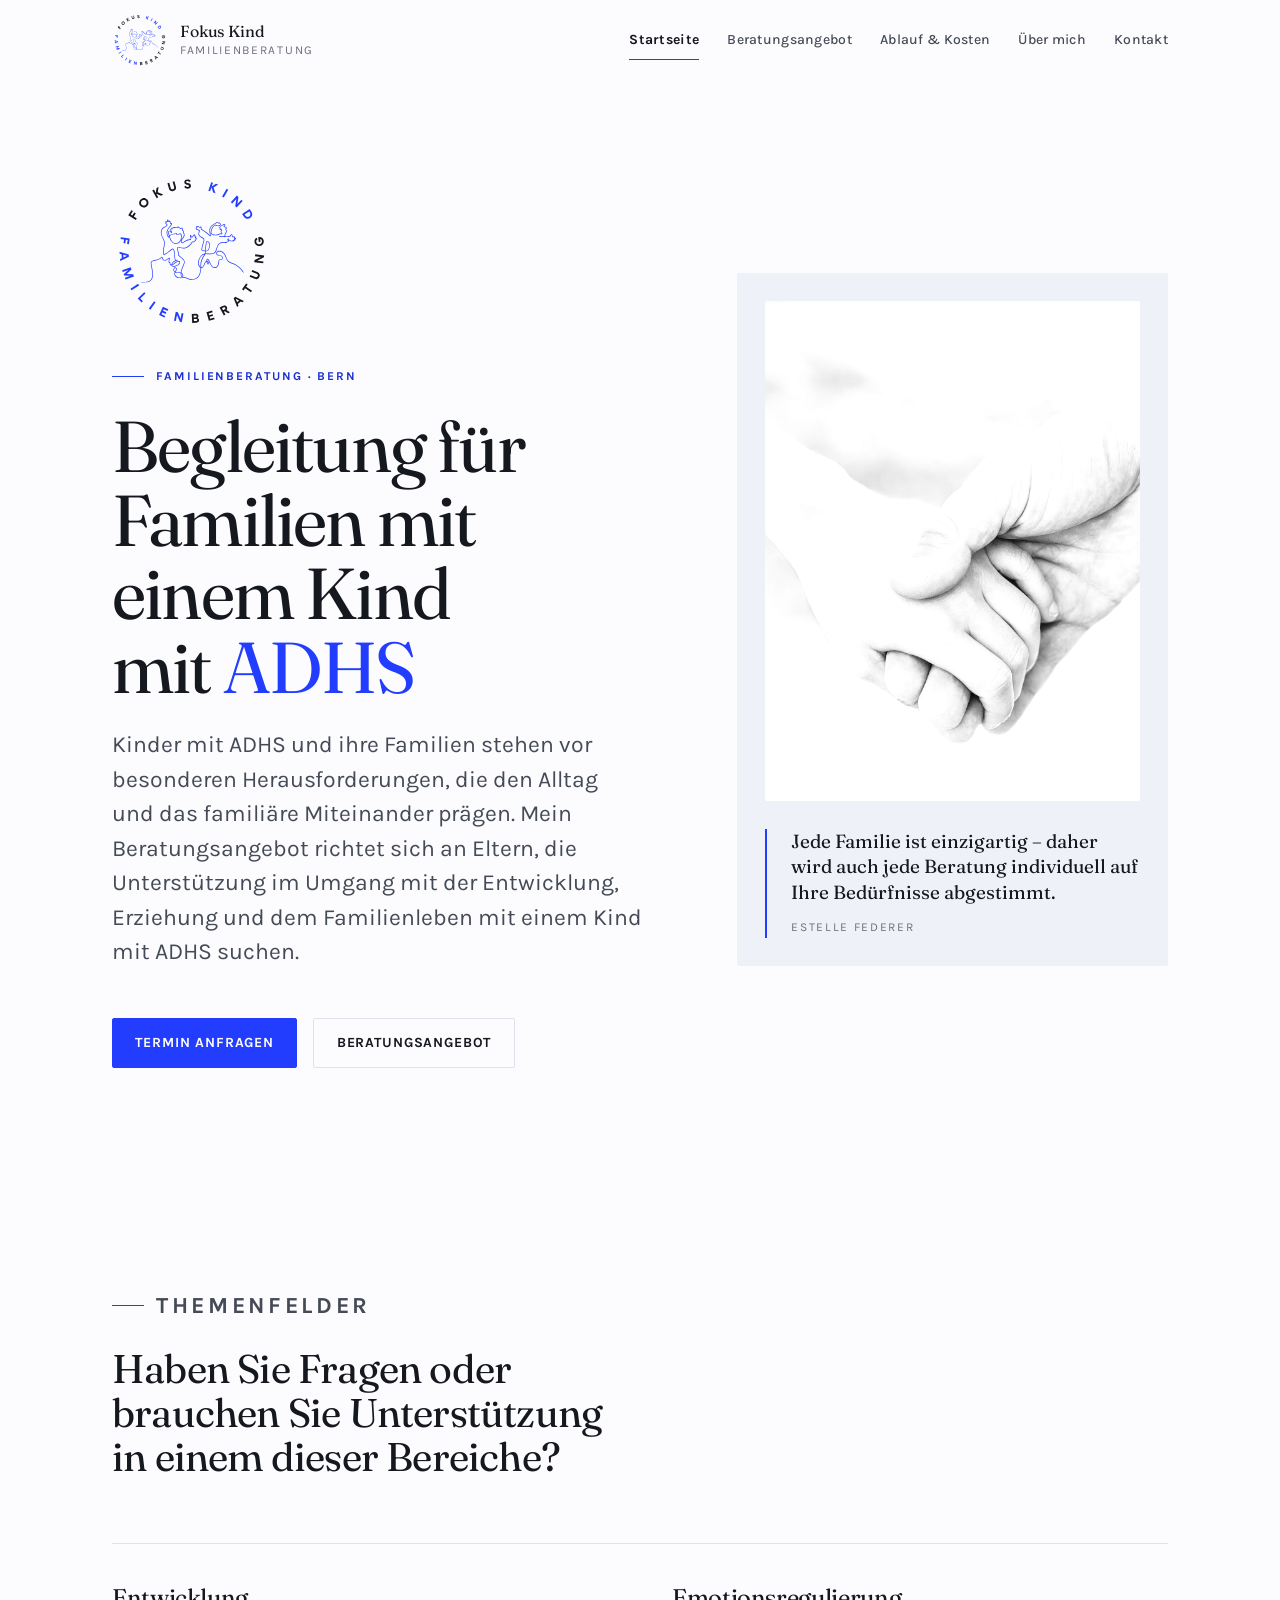
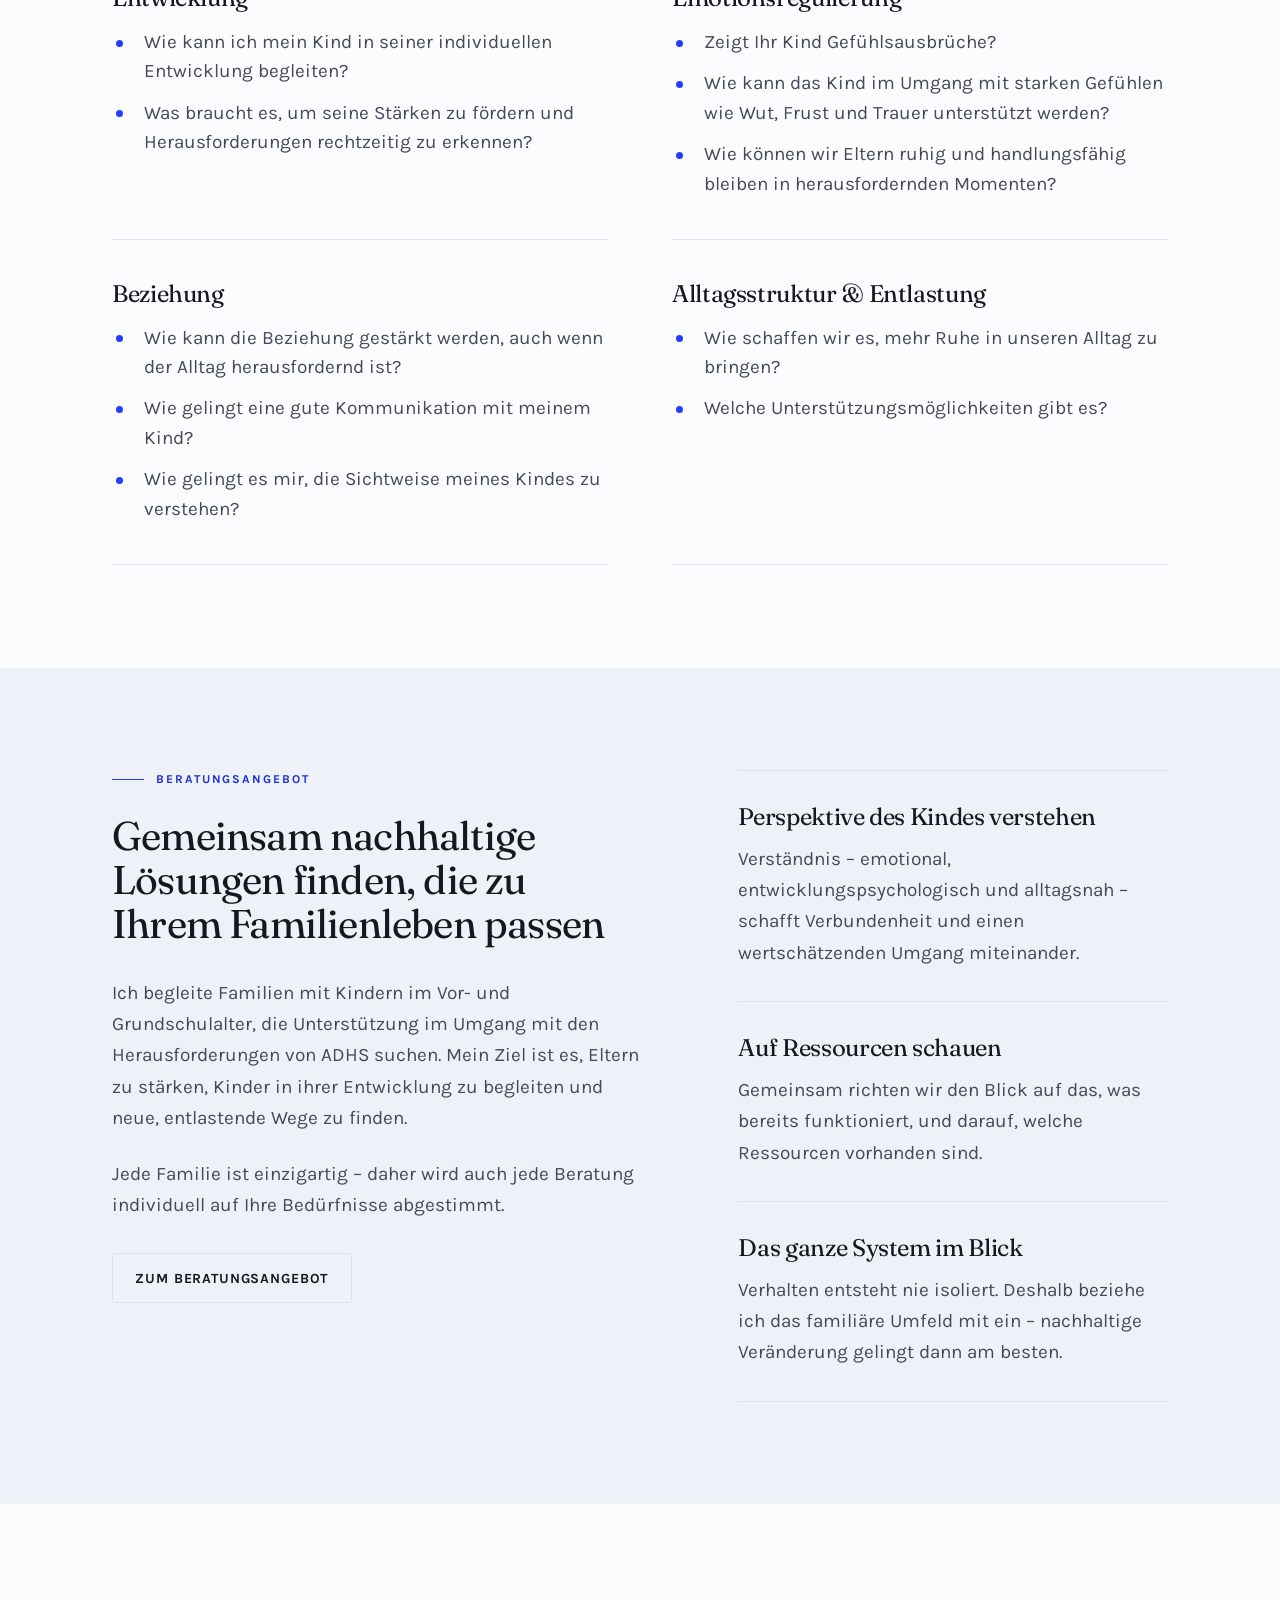
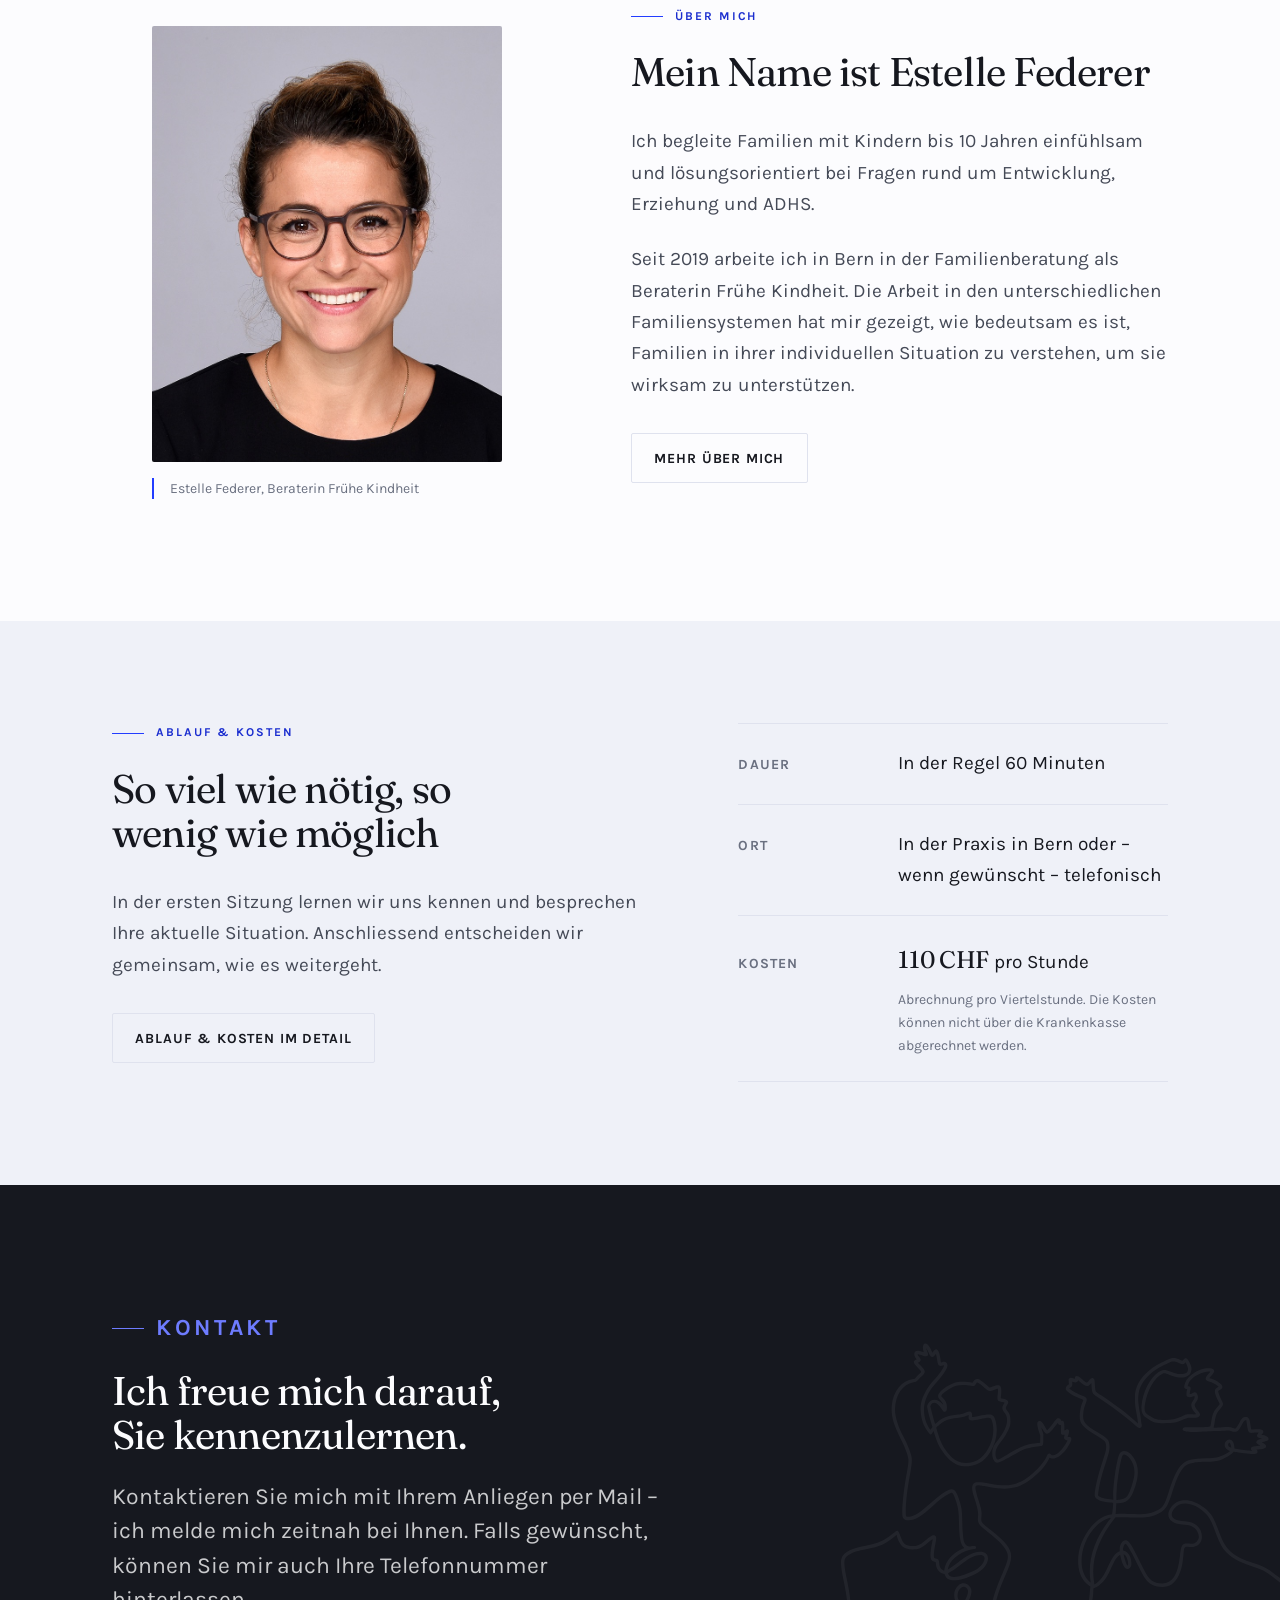
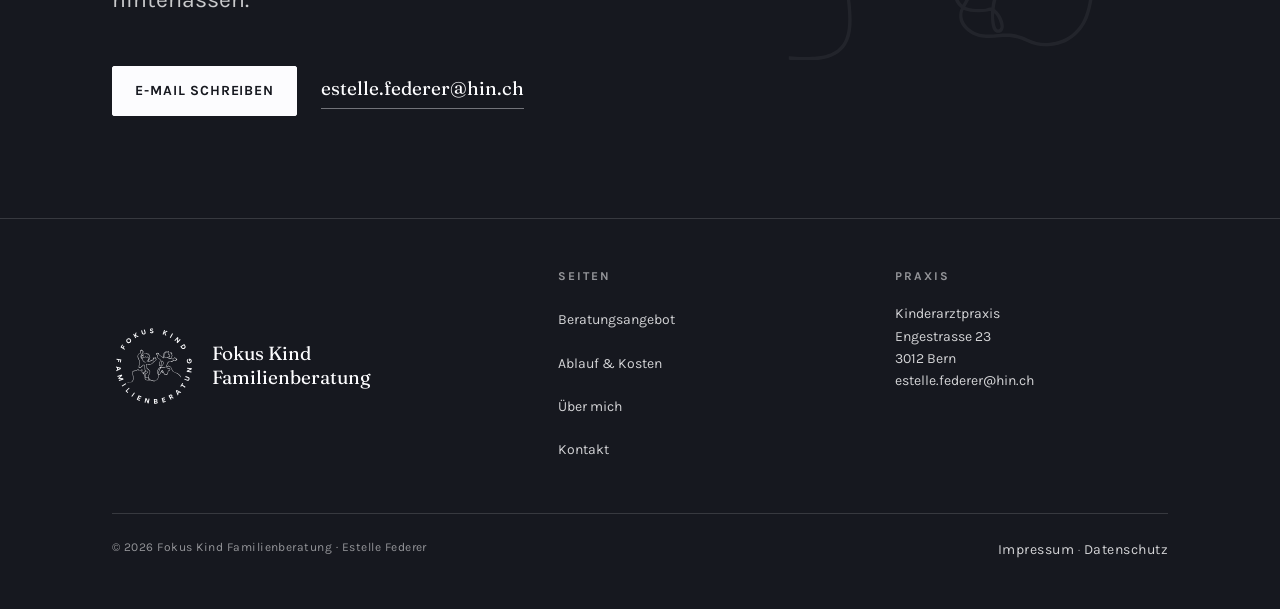
<file: index.html>
<!DOCTYPE html>
<html lang="de-CH">
<head>
<meta charset="utf-8">
<meta name="viewport" content="width=device-width, initial-scale=1">
<title>Fokus Kind Familienberatung — Beratung bei ADHS, Bern</title>
<meta name="description" content="Familienberatung in Bern für Eltern von Kindern mit ADHS. Estelle Federer begleitet Familien mit Kindern bis 10 Jahren einfühlsam und lösungsorientiert.">
<link rel="canonical" href="https://fokuskind-familienberatung.ch/">
<meta name="theme-color" content="#16181f">
<link rel="icon" href="assets/img/favicon.svg" type="image/svg+xml">
<link rel="apple-touch-icon" href="assets/img/apple-touch-icon.png">
<meta property="og:type" content="website">
<meta property="og:locale" content="de_CH">
<meta property="og:site_name" content="Fokus Kind Familienberatung">
<meta property="og:title" content="Fokus Kind Familienberatung — Beratung bei ADHS, Bern">
<meta property="og:description" content="Familienberatung in Bern für Eltern von Kindern mit ADHS. Einfühlsam, lösungsorientiert, mit Blick auf das ganze System Familie.">
<meta property="og:url" content="https://fokuskind-familienberatung.ch/">
<meta property="og:image" content="https://fokuskind-familienberatung.ch/assets/img/og-bild.png">
<meta name="twitter:card" content="summary_large_image">
<link rel="preload" href="assets/fonts/fraunces-normal-latin.woff2" as="font" type="font/woff2" crossorigin>
<link rel="preload" href="assets/fonts/karla-normal-latin.woff2" as="font" type="font/woff2" crossorigin>
<link rel="stylesheet" href="assets/css/styles.css">
<script src="assets/js/site.js" defer></script>
<script type="application/ld+json">
{
  "@context": "https://schema.org",
  "@type": "ProfessionalService",
  "name": "Fokus Kind Familienberatung",
  "description": "Familienberatung für Eltern von Kindern mit ADHS in Bern.",
  "url": "https://fokuskind-familienberatung.ch/",
  "email": "estelle.federer@hin.ch",
  "areaServed": "Kanton Bern",
  "priceRange": "CHF 110 / Stunde",
  "founder": {
    "@type": "Person",
    "name": "Estelle Federer",
    "jobTitle": "Beraterin Frühe Kindheit"
  },
  "address": {
    "@type": "PostalAddress",
    "streetAddress": "Engestrasse 23",
    "postalCode": "3012",
    "addressLocality": "Bern",
    "addressCountry": "CH"
  }
}
</script>
</head>
<body>
<a class="skip-link" href="#inhalt">Zum Inhalt springen</a>

<header class="masthead">
  <div class="wrap masthead__inner">
    <a class="brand" href="index.html">
      <img class="brand__logo" src="assets/img/logo.svg" alt="" width="60" height="60">
      <span class="brand__name">Fokus Kind<span>Familienberatung</span></span>
    </a>
    <button class="nav__toggle" type="button" aria-expanded="false" aria-controls="hauptnavigation">
      <svg viewBox="0 0 16 16" aria-hidden="true" fill="none" stroke="currentColor" stroke-width="1.5">
        <path d="M1 3h14M1 8h14M1 13h14"/>
      </svg>
      <span class="nav__toggle-text">Menü</span>
    </button>
    <nav class="nav" id="hauptnavigation" aria-label="Hauptnavigation">
      <ul>
        <li><a href="index.html" aria-current="page">Startseite</a></li>
        <li><a href="beratungsangebot.html">Beratungsangebot</a></li>
        <li><a href="ablauf-und-kosten.html">Ablauf &amp; Kosten</a></li>
        <li><a href="ueber-mich.html">Über mich</a></li>
        <li><a href="kontakt.html">Kontakt</a></li>
      </ul>
    </nav>
  </div>
</header>

<main id="inhalt">

  <section class="hero">
    <div class="wrap hero__grid">
      <div>
        <img class="hero__logo" src="assets/img/logo.svg" alt="Fokus Kind Familienberatung" width="200" height="200">
        <p class="eyebrow">Familienberatung · Bern</p>
        <h1>Begleitung für Familien mit einem Kind mit <em>ADHS</em></h1>
        <p class="hero__lead">Kinder mit ADHS und ihre Familien stehen vor besonderen Herausforderungen, die den Alltag und das familiäre Miteinander prägen. Mein Beratungsangebot richtet sich an Eltern, die Unterstützung im Umgang mit der Entwicklung, Erziehung und dem Familienleben mit einem Kind mit ADHS suchen.</p>
        <div class="hero__actions">
          <a class="btn" href="kontakt.html">Termin anfragen</a>
          <a class="btn btn--ghost" href="beratungsangebot.html">Beratungsangebot</a>
        </div>
      </div>
      <figure class="hero__figure">
        <img src="assets/img/haende.jpg" alt="Die Hand eines Kindes liegt in der Hand eines Erwachsenen." width="1200" height="1920" fetchpriority="high">
        <figcaption class="hero__caption">
          <p>Jede Familie ist einzigartig – daher wird auch jede Beratung individuell auf Ihre Bedürfnisse abgestimmt.</p>
          <cite>Estelle Federer</cite>
        </figcaption>
      </figure>
    </div>
  </section>

  <section class="section">
    <div class="wrap">
      <div class="section__head">
        <p class="eyebrow">Themenfelder</p>
        <h2>Haben Sie Fragen oder brauchen Sie Unterstützung in einem dieser Bereiche?</h2>
      </div>
      <ul class="themen">
        <li class="thema">
          <h3>Entwicklung</h3>
          <ul>
            <li>Wie kann ich mein Kind in seiner individuellen Entwicklung begleiten?</li>
            <li>Was braucht es, um seine Stärken zu fördern und Herausforderungen rechtzeitig zu erkennen?</li>
          </ul>
        </li>
        <li class="thema">
          <h3>Emotionsregulierung</h3>
          <ul>
            <li>Zeigt Ihr Kind Gefühlsausbrüche?</li>
            <li>Wie kann das Kind im Umgang mit starken Gefühlen wie Wut, Frust und Trauer unterstützt werden?</li>
            <li>Wie können wir Eltern ruhig und handlungsfähig bleiben in herausfordernden Momenten?</li>
          </ul>
        </li>
        <li class="thema">
          <h3>Beziehung</h3>
          <ul>
            <li>Wie kann die Beziehung gestärkt werden, auch wenn der Alltag herausfordernd ist?</li>
            <li>Wie gelingt eine gute Kommunikation mit meinem Kind?</li>
            <li>Wie gelingt es mir, die Sichtweise meines Kindes zu verstehen?</li>
          </ul>
        </li>
        <li class="thema">
          <h3>Alltagsstruktur &amp; Entlastung</h3>
          <ul>
            <li>Wie schaffen wir es, mehr Ruhe in unseren Alltag zu bringen?</li>
            <li>Welche Unterstützungsmöglichkeiten gibt es?</li>
          </ul>
        </li>
      </ul>
    </div>
  </section>

  <section class="section section--band">
    <div class="wrap split split--wide-first">
      <div>
        <p class="eyebrow">Beratungsangebot</p>
        <h2 class="section__title">Gemeinsam nachhaltige Lösungen finden, die zu Ihrem Familienleben passen</h2>
        <div class="prose mt-6">
          <p>Ich begleite Familien mit Kindern im Vor- und Grundschulalter, die Unterstützung im Umgang mit den Herausforderungen von ADHS suchen. Mein Ziel ist es, Eltern zu stärken, Kinder in ihrer Entwicklung zu begleiten und neue, entlastende Wege zu finden.</p>
          <p>Jede Familie ist einzigartig – daher wird auch jede Beratung individuell auf Ihre Bedürfnisse abgestimmt.</p>
        </div>
        <p class="mt-6"><a class="btn btn--ghost" href="beratungsangebot.html">Zum Beratungsangebot</a></p>
      </div>
      <ul class="principles">
        <li>
          <h3>Perspektive des Kindes verstehen</h3>
          <p>Verständnis – emotional, entwicklungspsychologisch und alltagsnah – schafft Verbundenheit und einen wertschätzenden Umgang miteinander.</p>
        </li>
        <li>
          <h3>Auf Ressourcen schauen</h3>
          <p>Gemeinsam richten wir den Blick auf das, was bereits funktioniert, und darauf, welche Ressourcen vorhanden sind.</p>
        </li>
        <li>
          <h3>Das ganze System im Blick</h3>
          <p>Verhalten entsteht nie isoliert. Deshalb beziehe ich das familiäre Umfeld mit ein – nachhaltige Veränderung gelingt dann am besten.</p>
        </li>
      </ul>
    </div>
  </section>

  <section class="section">
    <div class="wrap split">
      <figure class="portrait split__aside">
        <img src="assets/img/estelle-federer.jpg" alt="Porträt von Estelle Federer" width="1000" height="1000">
        <figcaption>Estelle Federer, Beraterin Frühe Kindheit</figcaption>
      </figure>
      <div>
        <p class="eyebrow">Über mich</p>
        <h2 class="section__title">Mein Name ist Estelle Federer</h2>
        <div class="prose mt-6">
          <p>Ich begleite Familien mit Kindern bis 10 Jahren einfühlsam und lösungsorientiert bei Fragen rund um Entwicklung, Erziehung und ADHS.</p>
          <p>Seit 2019 arbeite ich in Bern in der Familienberatung als Beraterin Frühe Kindheit. Die Arbeit in den unterschiedlichen Familiensystemen hat mir gezeigt, wie bedeutsam es ist, Familien in ihrer individuellen Situation zu verstehen, um sie wirksam zu unterstützen.</p>
        </div>
        <p class="mt-6"><a class="btn btn--ghost" href="ueber-mich.html">Mehr über mich</a></p>
      </div>
    </div>
  </section>

  <section class="section section--band">
    <div class="wrap split split--wide-first">
      <div>
        <p class="eyebrow">Ablauf &amp; Kosten</p>
        <h2 class="section__title">So viel wie nötig, so wenig wie möglich</h2>
        <div class="prose mt-6">
          <p>In der ersten Sitzung lernen wir uns kennen und besprechen Ihre aktuelle Situation. Anschliessend entscheiden wir gemeinsam, wie es weitergeht.</p>
        </div>
        <p class="mt-6"><a class="btn btn--ghost" href="ablauf-und-kosten.html">Ablauf &amp; Kosten im Detail</a></p>
      </div>
      <dl class="facts">
        <div>
          <dt>Dauer</dt>
          <dd>In der Regel 60 Minuten</dd>
        </div>
        <div>
          <dt>Ort</dt>
          <dd>In der Praxis in Bern oder – wenn gewünscht – telefonisch</dd>
        </div>
        <div>
          <dt>Kosten</dt>
          <dd><span class="price">110 CHF</span> pro Stunde<small>Abrechnung pro Viertelstunde. Die Kosten können nicht über die Krankenkasse abgerechnet werden.</small></dd>
        </div>
      </dl>
    </div>
  </section>

</main>

<div class="foot">
  <section class="cta">
    <div class="cta__signet" aria-hidden="true"></div>
    <div class="wrap">
      <div class="cta__inner">
        <p class="eyebrow">Kontakt</p>
        <h2>Ich freue mich darauf, Sie kennenzulernen.</h2>
        <p>Kontaktieren Sie mich mit Ihrem Anliegen per Mail – ich melde mich zeitnah bei Ihnen. Falls gewünscht, können Sie mir auch Ihre Telefonnummer hinterlassen.</p>
        <div class="cta__actions">
          <a class="btn btn--light" href="mailto:estelle.federer@hin.ch">E-Mail schreiben</a>
          <a class="cta__mail" href="mailto:estelle.federer@hin.ch">estelle.federer@hin.ch</a>
        </div>
      </div>
    </div>
  </section>

  <footer class="footer">
    <div class="wrap">
      <div class="footer__grid">
        <div class="footer__brand">
          <img class="brand__logo" src="assets/img/logo-invers.svg" alt="" width="84" height="84">
          <p>Fokus Kind<br>Familienberatung</p>
        </div>
        <div>
          <h2>Seiten</h2>
          <ul>
            <li><a href="beratungsangebot.html">Beratungsangebot</a></li>
            <li><a href="ablauf-und-kosten.html">Ablauf &amp; Kosten</a></li>
            <li><a href="ueber-mich.html">Über mich</a></li>
            <li><a href="kontakt.html">Kontakt</a></li>
          </ul>
        </div>
        <div>
          <h2>Praxis</h2>
          <address>
            Kinderarztpraxis<br>
            Engestrasse 23<br>
            3012 Bern<br>
            <a href="mailto:estelle.federer@hin.ch">estelle.federer@hin.ch</a>
          </address>
        </div>
      </div>
      <div class="colophon">
        <p>© <span id="jahr">2026</span> Fokus Kind Familienberatung · Estelle Federer</p>
        <p><a href="impressum.html">Impressum</a> · <a href="datenschutz.html">Datenschutz</a></p>
      </div>
    </div>
  </footer>
</div>

</body>
</html>
</file>
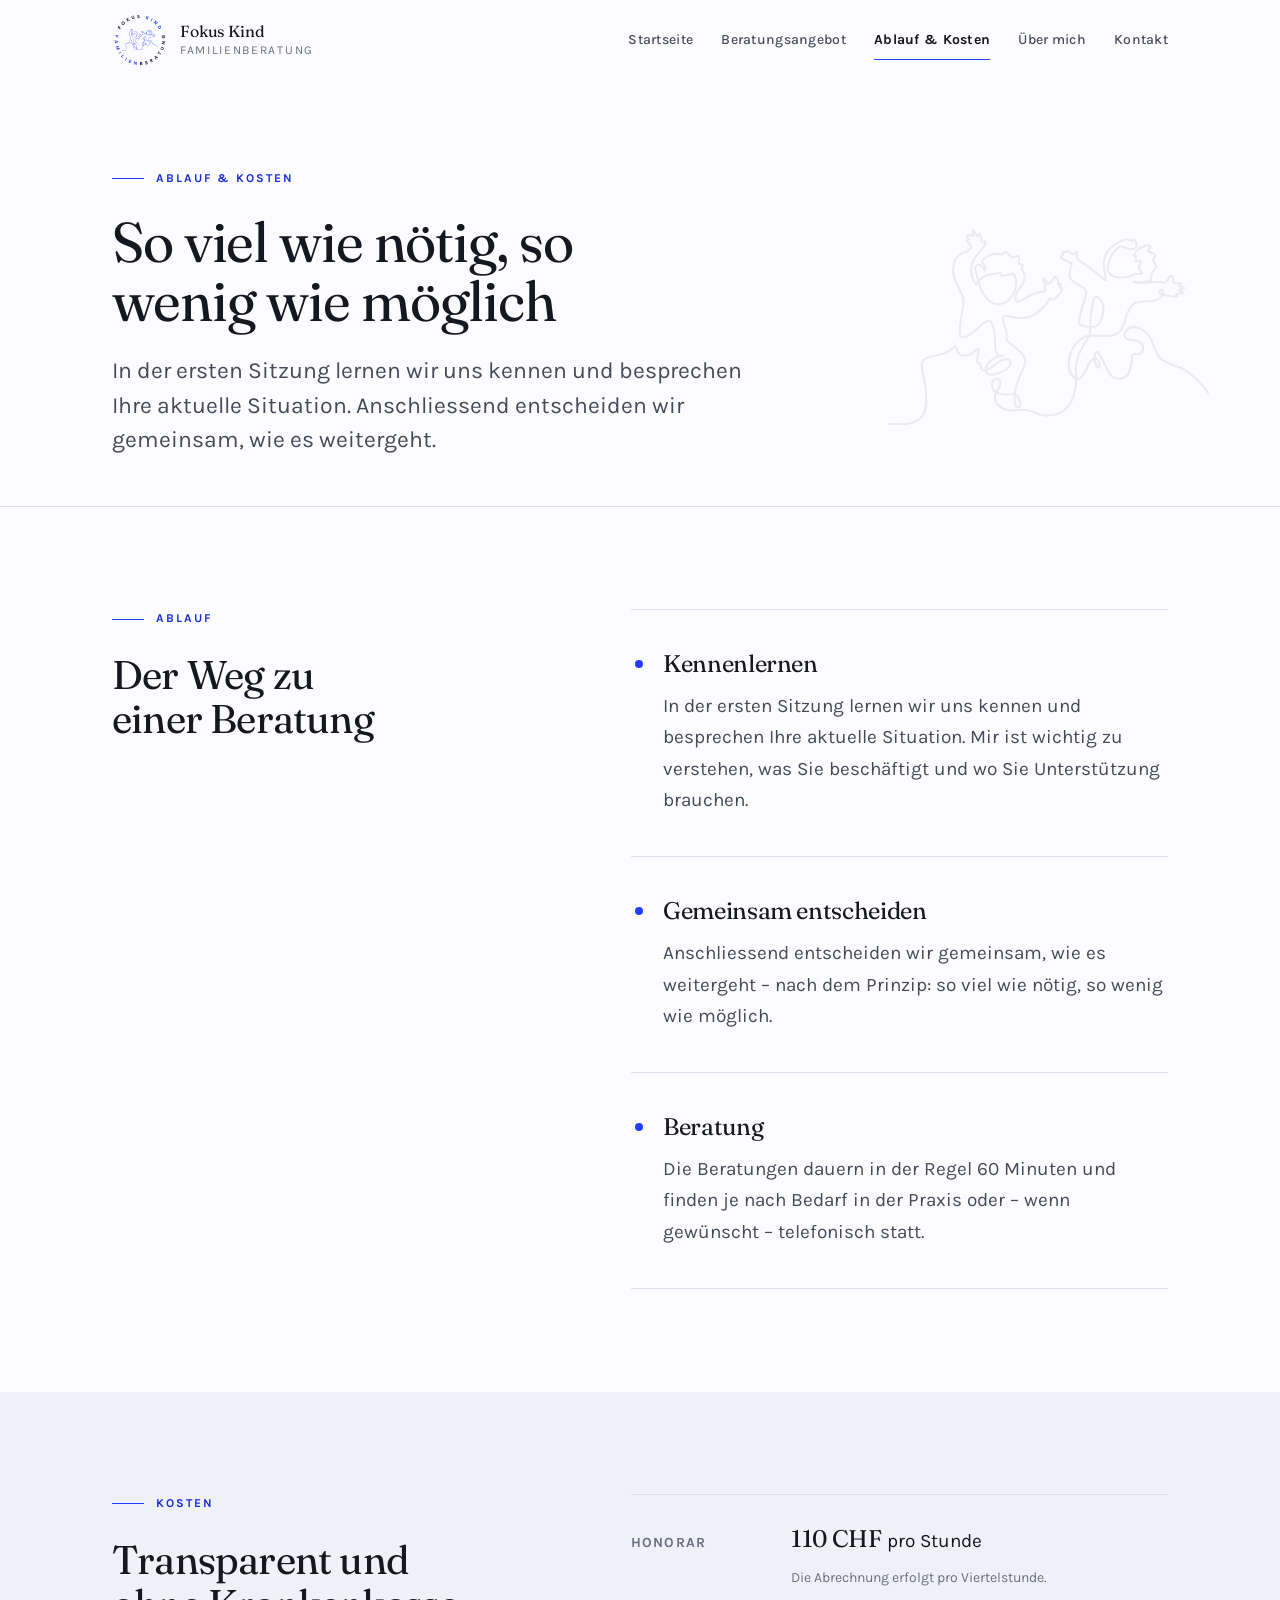
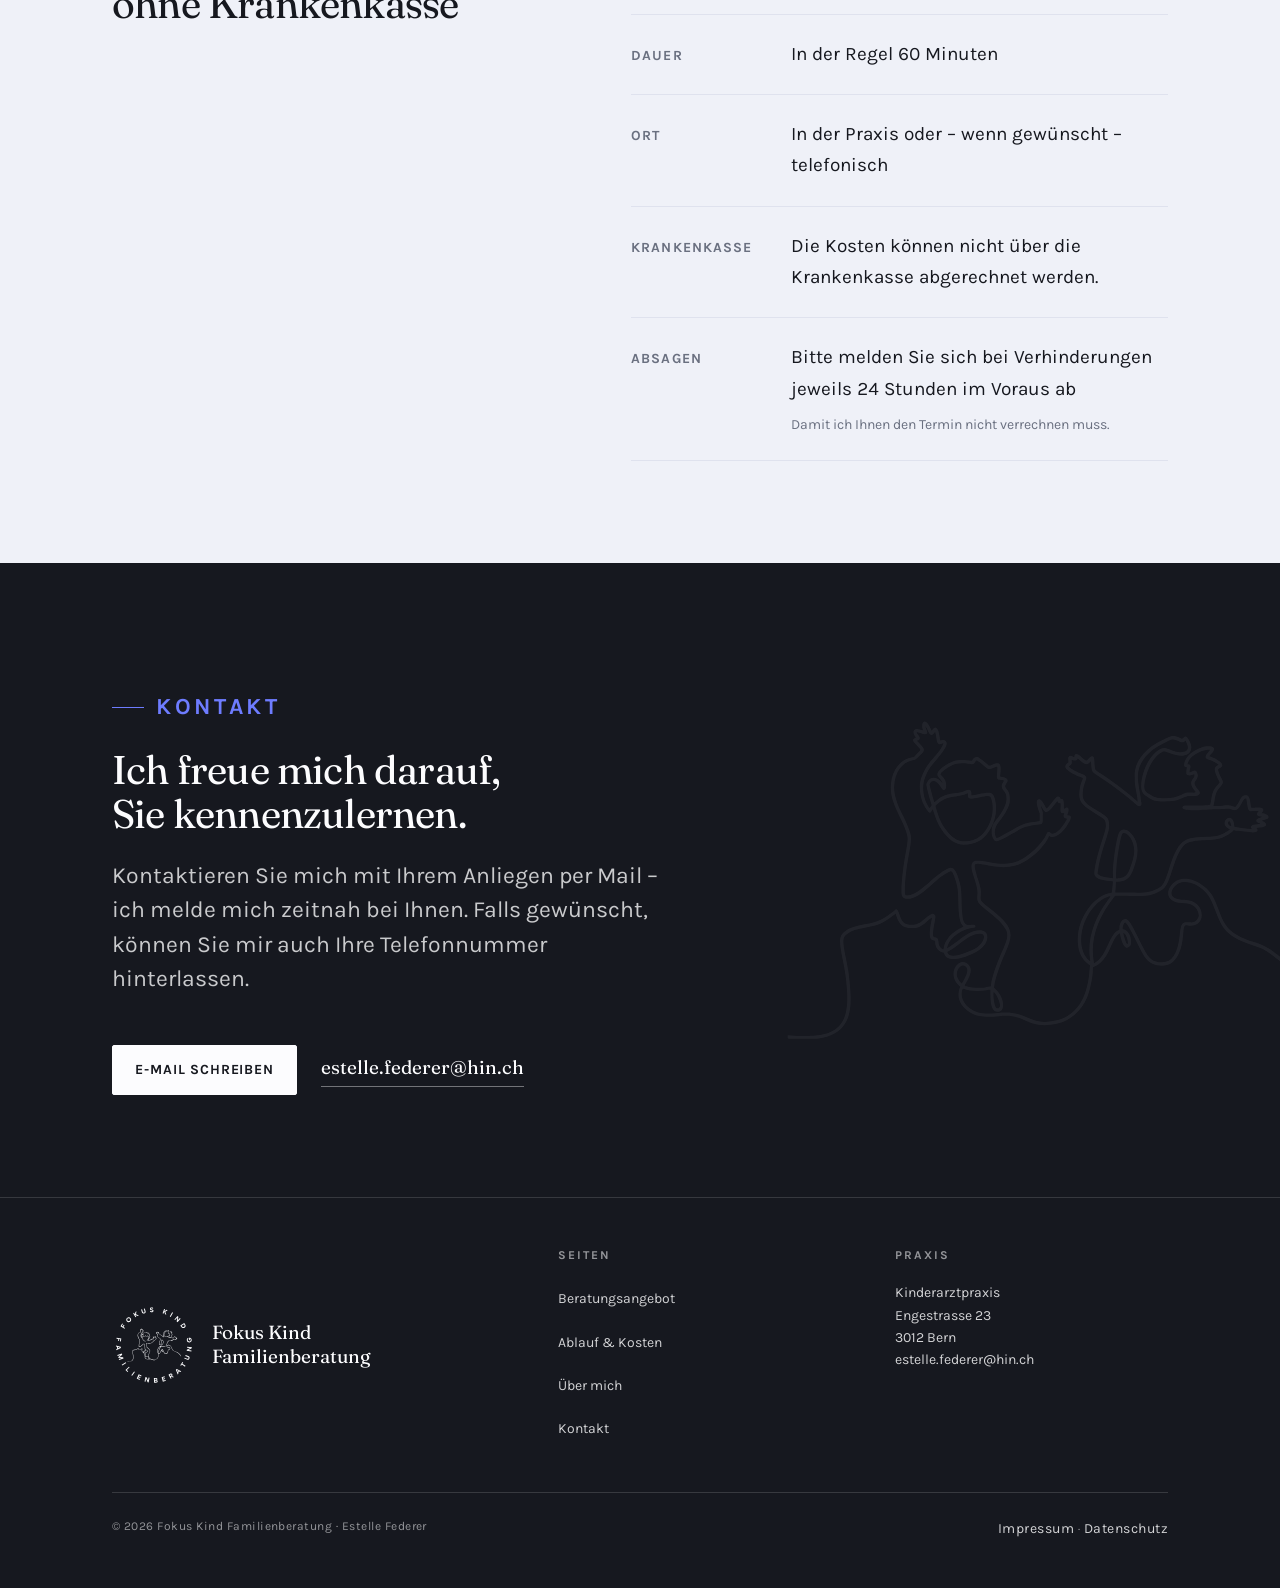
<file: ablauf-und-kosten.html>
<!DOCTYPE html>
<html lang="de-CH">
<head>
<meta charset="utf-8">
<meta name="viewport" content="width=device-width, initial-scale=1">
<title>Ablauf & Kosten — Fokus Kind Familienberatung</title>
<meta name="description" content="Ablauf einer Beratung, Dauer, Ort und Honorar: 110 CHF pro Stunde, Abrechnung pro Viertelstunde, in der Praxis in Bern oder telefonisch.">
<link rel="canonical" href="https://fokuskind-familienberatung.ch/ablauf-und-kosten.html">
<meta name="theme-color" content="#16181f">
<link rel="icon" href="assets/img/favicon.svg" type="image/svg+xml">
<link rel="apple-touch-icon" href="assets/img/apple-touch-icon.png">
<meta property="og:type" content="website">
<meta property="og:locale" content="de_CH">
<meta property="og:site_name" content="Fokus Kind Familienberatung">
<meta property="og:title" content="Ablauf & Kosten — Fokus Kind Familienberatung">
<meta property="og:description" content="Ablauf einer Beratung, Dauer, Ort und Honorar: 110 CHF pro Stunde, Abrechnung pro Viertelstunde, in der Praxis in Bern oder telefonisch.">
<meta property="og:url" content="https://fokuskind-familienberatung.ch/ablauf-und-kosten.html">
<meta property="og:image" content="https://fokuskind-familienberatung.ch/assets/img/og-bild.png">
<meta name="twitter:card" content="summary_large_image">
<link rel="preload" href="assets/fonts/fraunces-normal-latin.woff2" as="font" type="font/woff2" crossorigin>
<link rel="preload" href="assets/fonts/karla-normal-latin.woff2" as="font" type="font/woff2" crossorigin>
<link rel="stylesheet" href="assets/css/styles.css">
<script src="assets/js/site.js" defer></script>
</head>
<body>
<a class="skip-link" href="#inhalt">Zum Inhalt springen</a>

<header class="masthead">
  <div class="wrap masthead__inner">
    <a class="brand" href="index.html">
      <img class="brand__logo" src="assets/img/logo.svg" alt="" width="60" height="60">
      <span class="brand__name">Fokus Kind<span>Familienberatung</span></span>
    </a>
    <button class="nav__toggle" type="button" aria-expanded="false" aria-controls="hauptnavigation">
      <svg viewBox="0 0 16 16" aria-hidden="true" fill="none" stroke="currentColor" stroke-width="1.5">
        <path d="M1 3h14M1 8h14M1 13h14"/>
      </svg>
      <span class="nav__toggle-text">Menü</span>
    </button>
    <nav class="nav" id="hauptnavigation" aria-label="Hauptnavigation">
      <ul>
        <li><a href="index.html">Startseite</a></li>
        <li><a href="beratungsangebot.html">Beratungsangebot</a></li>
        <li><a href="ablauf-und-kosten.html" aria-current="page">Ablauf &amp; Kosten</a></li>
        <li><a href="ueber-mich.html">Über mich</a></li>
        <li><a href="kontakt.html">Kontakt</a></li>
      </ul>
    </nav>
  </div>
</header>

<main id="inhalt">

  <section class="pagehead">
    <div class="pagehead__signet" aria-hidden="true"></div>
    <div class="wrap">
      <p class="eyebrow">Ablauf &amp; Kosten</p>
      <h1>So viel wie nötig, so wenig wie möglich</h1>
      <p class="lead">In der ersten Sitzung lernen wir uns kennen und besprechen Ihre aktuelle Situation. Anschliessend entscheiden wir gemeinsam, wie es weitergeht.</p>
    </div>
  </section>

  <section class="section">
    <div class="wrap split">
      <div class="split__aside split__aside--sticky">
        <p class="eyebrow">Ablauf</p>
        <h2 class="section__title">Der Weg zu einer Beratung</h2>
      </div>
      <div>
        <ul class="steps">
          <li class="step">
            <h3>Kennenlernen</h3>
            <p>In der ersten Sitzung lernen wir uns kennen und besprechen Ihre aktuelle Situation. Mir ist wichtig zu verstehen, was Sie beschäftigt und wo Sie Unterstützung brauchen.</p>
          </li>
          <li class="step">
            <h3>Gemeinsam entscheiden</h3>
            <p>Anschliessend entscheiden wir gemeinsam, wie es weitergeht – nach dem Prinzip: so viel wie nötig, so wenig wie möglich.</p>
          </li>
          <li class="step">
            <h3>Beratung</h3>
            <p>Die Beratungen dauern in der Regel 60 Minuten und finden je nach Bedarf in der Praxis oder – wenn gewünscht – telefonisch statt.</p>
          </li>
        </ul>
      </div>
    </div>
  </section>

  <section class="section section--band">
    <div class="wrap split">
      <div class="split__aside split__aside--sticky">
        <p class="eyebrow">Kosten</p>
        <h2 class="section__title">Transparent und ohne Krankenkasse</h2>
      </div>
      <div>
        <dl class="facts">
          <div>
            <dt>Honorar</dt>
            <dd><span class="price">110 CHF</span> pro Stunde<small>Die Abrechnung erfolgt pro Viertelstunde.</small></dd>
          </div>
          <div>
            <dt>Dauer</dt>
            <dd>In der Regel 60 Minuten</dd>
          </div>
          <div>
            <dt>Ort</dt>
            <dd>In der Praxis oder – wenn gewünscht – telefonisch</dd>
          </div>
          <div>
            <dt>Krankenkasse</dt>
            <dd>Die Kosten können nicht über die Krankenkasse abgerechnet werden.</dd>
          </div>
          <div>
            <dt>Absagen</dt>
            <dd>Bitte melden Sie sich bei Verhinderungen jeweils 24 Stunden im Voraus ab<small>Damit ich Ihnen den Termin nicht verrechnen muss.</small></dd>
          </div>
        </dl>
      </div>
    </div>
  </section>
</main>

<div class="foot">
  <section class="cta">
    <div class="cta__signet" aria-hidden="true"></div>
    <div class="wrap">
      <div class="cta__inner">
        <p class="eyebrow">Kontakt</p>
        <h2>Ich freue mich darauf, Sie kennenzulernen.</h2>
        <p>Kontaktieren Sie mich mit Ihrem Anliegen per Mail – ich melde mich zeitnah bei Ihnen. Falls gewünscht, können Sie mir auch Ihre Telefonnummer hinterlassen.</p>
        <div class="cta__actions">
          <a class="btn btn--light" href="mailto:estelle.federer@hin.ch">E-Mail schreiben</a>
          <a class="cta__mail" href="mailto:estelle.federer@hin.ch">estelle.federer@hin.ch</a>
        </div>
      </div>
    </div>
  </section>

  <footer class="footer">
    <div class="wrap">
      <div class="footer__grid">
        <div class="footer__brand">
          <img class="brand__logo" src="assets/img/logo-invers.svg" alt="" width="84" height="84">
          <p>Fokus Kind<br>Familienberatung</p>
        </div>
        <div>
          <h2>Seiten</h2>
          <ul>
            <li><a href="beratungsangebot.html">Beratungsangebot</a></li>
            <li><a href="ablauf-und-kosten.html">Ablauf &amp; Kosten</a></li>
            <li><a href="ueber-mich.html">Über mich</a></li>
            <li><a href="kontakt.html">Kontakt</a></li>
          </ul>
        </div>
        <div>
          <h2>Praxis</h2>
          <address>
            Kinderarztpraxis<br>
            Engestrasse 23<br>
            3012 Bern<br>
            <a href="mailto:estelle.federer@hin.ch">estelle.federer@hin.ch</a>
          </address>
        </div>
      </div>
      <div class="colophon">
        <p>© <span id="jahr">2026</span> Fokus Kind Familienberatung · Estelle Federer</p>
        <p><a href="impressum.html">Impressum</a> · <a href="datenschutz.html">Datenschutz</a></p>
      </div>
    </div>
  </footer>
</div>

</body>
</html>
</file>
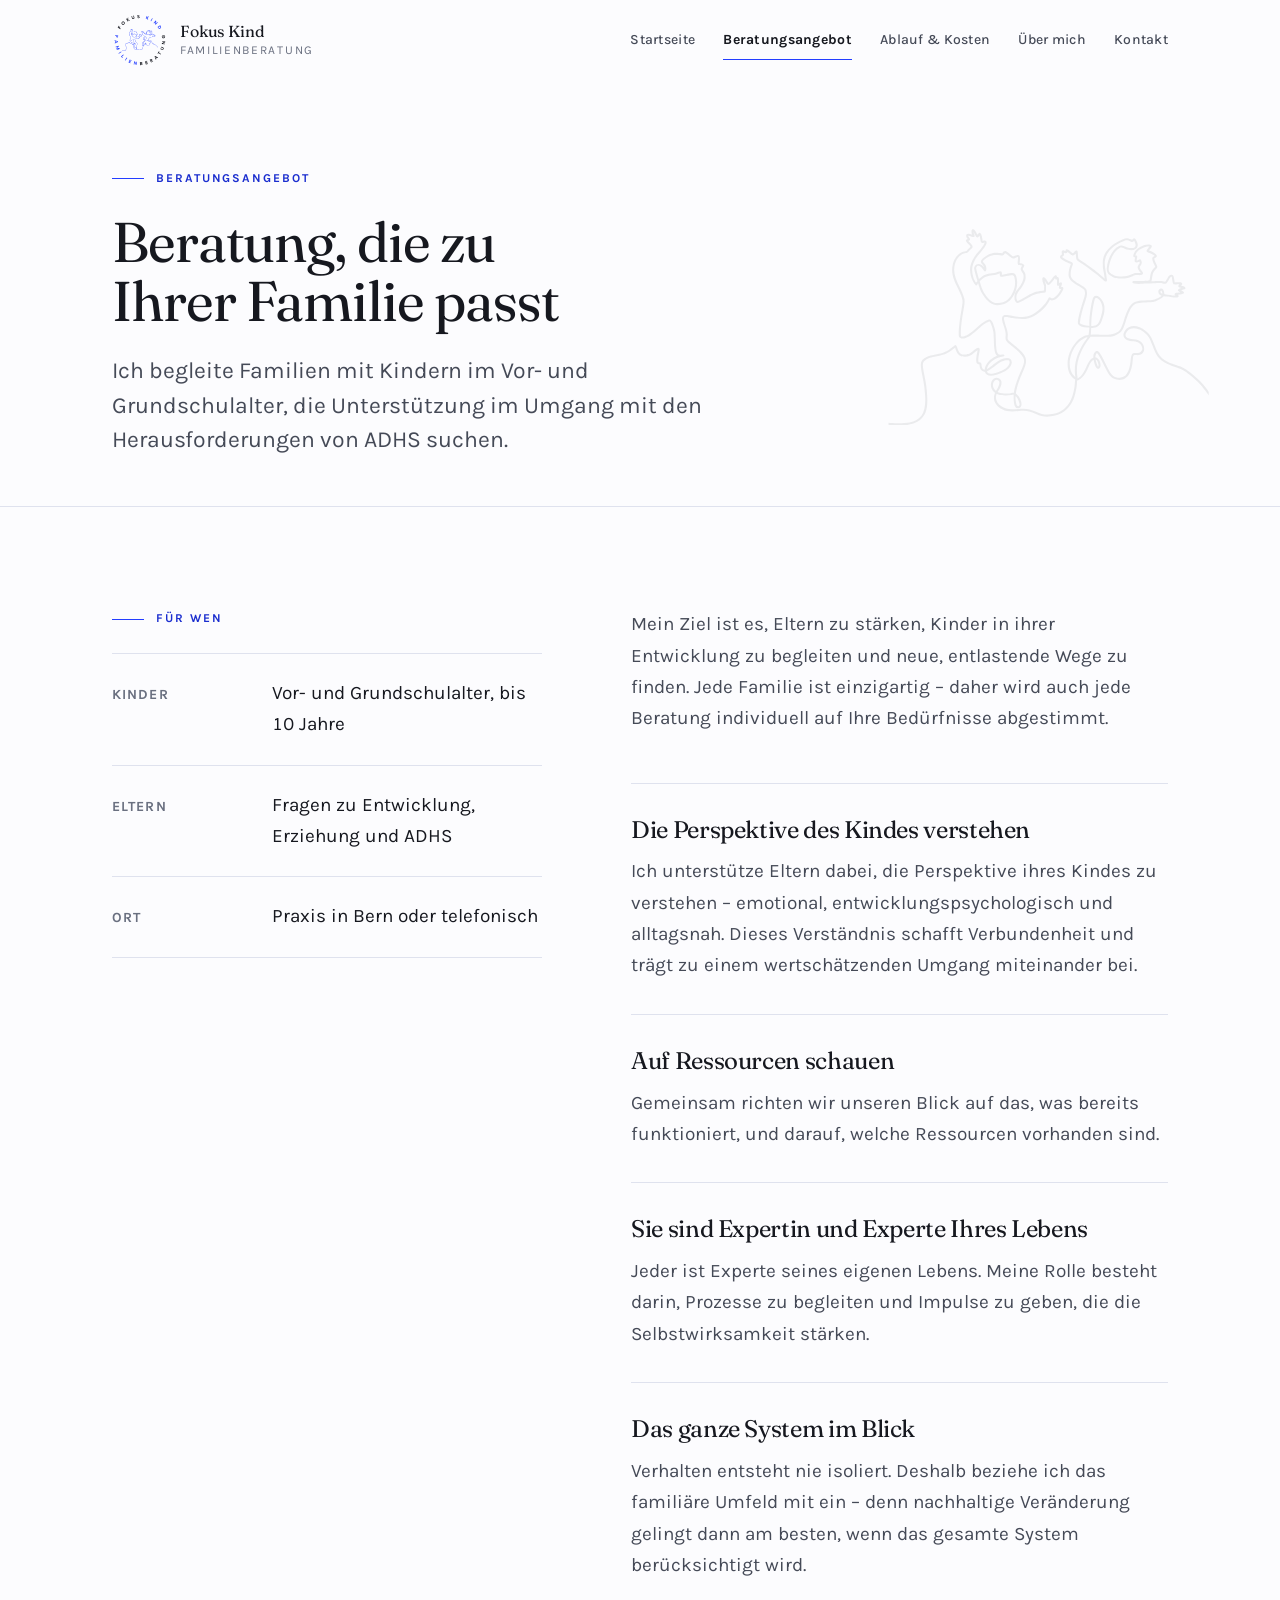
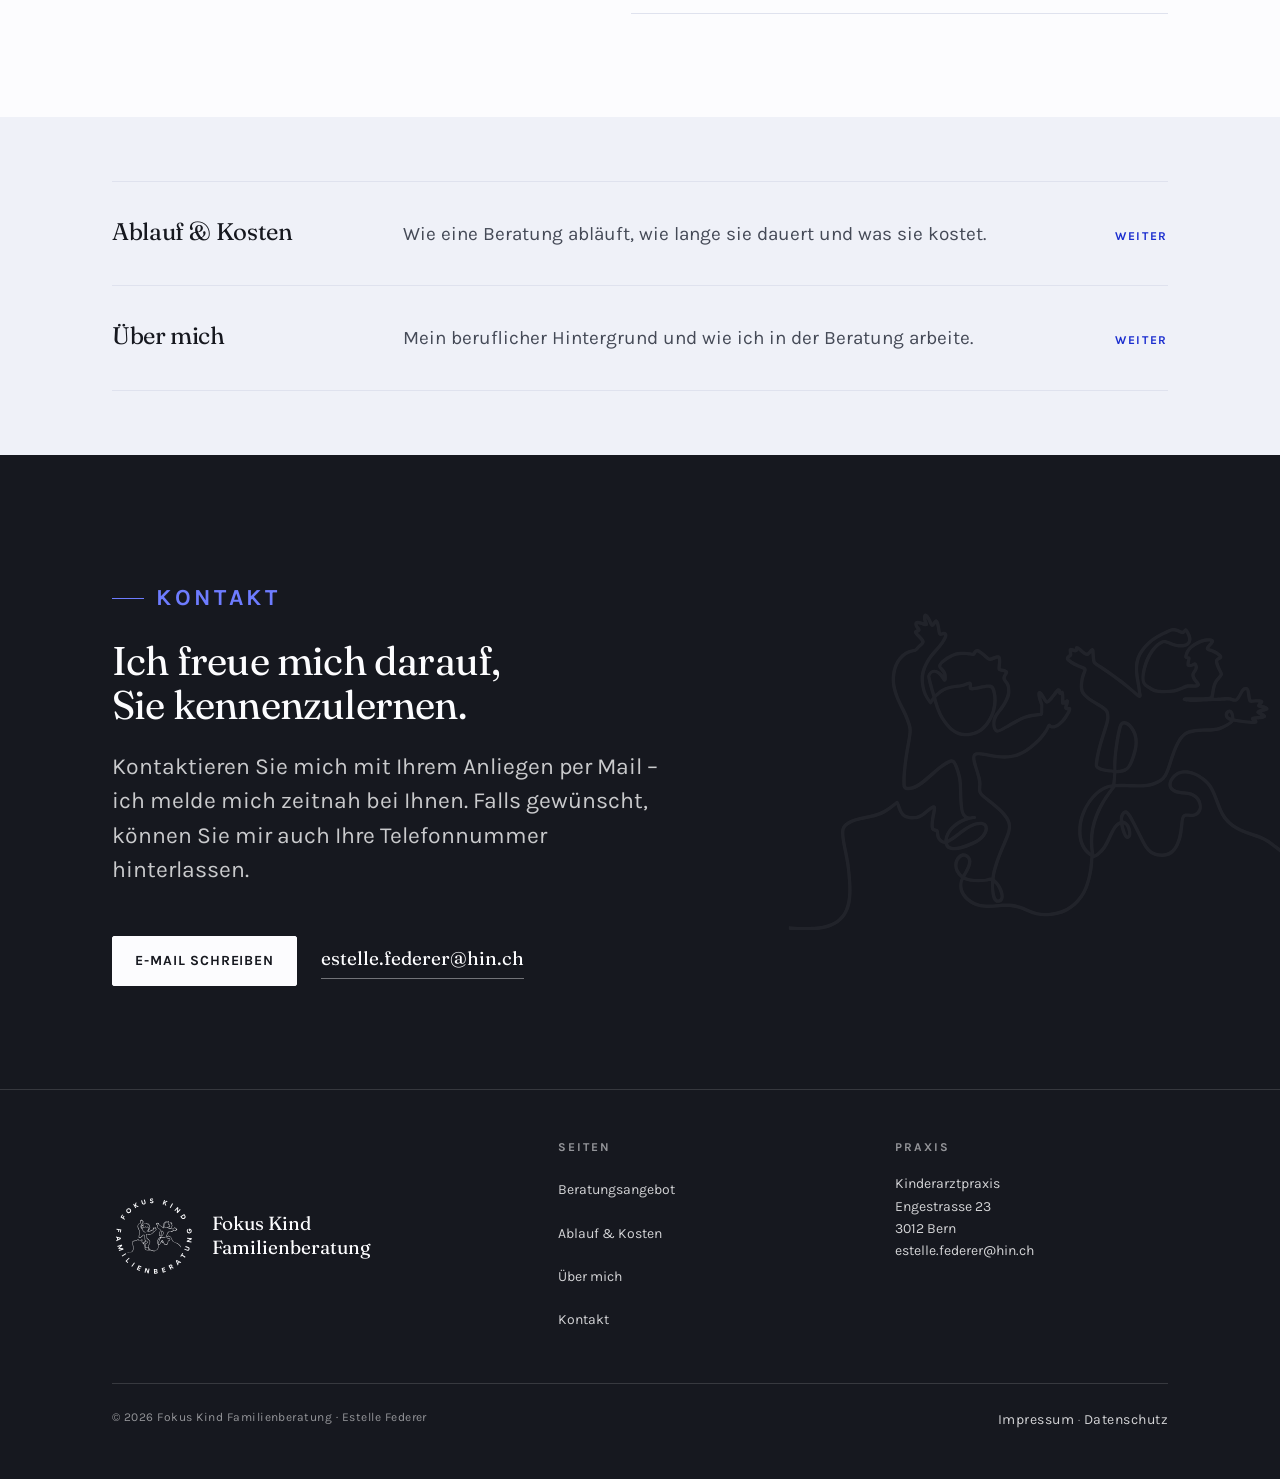
<file: beratungsangebot.html>
<!DOCTYPE html>
<html lang="de-CH">
<head>
<meta charset="utf-8">
<meta name="viewport" content="width=device-width, initial-scale=1">
<title>Beratungsangebot — Fokus Kind Familienberatung</title>
<meta name="description" content="Beratung für Eltern von Kindern im Vor- und Grundschulalter mit ADHS: ressourcenorientiert, systemisch und individuell auf Ihre Familie abgestimmt.">
<link rel="canonical" href="https://fokuskind-familienberatung.ch/beratungsangebot.html">
<meta name="theme-color" content="#16181f">
<link rel="icon" href="assets/img/favicon.svg" type="image/svg+xml">
<link rel="apple-touch-icon" href="assets/img/apple-touch-icon.png">
<meta property="og:type" content="website">
<meta property="og:locale" content="de_CH">
<meta property="og:site_name" content="Fokus Kind Familienberatung">
<meta property="og:title" content="Beratungsangebot — Fokus Kind Familienberatung">
<meta property="og:description" content="Beratung für Eltern von Kindern im Vor- und Grundschulalter mit ADHS: ressourcenorientiert, systemisch und individuell auf Ihre Familie abgestimmt.">
<meta property="og:url" content="https://fokuskind-familienberatung.ch/beratungsangebot.html">
<meta property="og:image" content="https://fokuskind-familienberatung.ch/assets/img/og-bild.png">
<meta name="twitter:card" content="summary_large_image">
<link rel="preload" href="assets/fonts/fraunces-normal-latin.woff2" as="font" type="font/woff2" crossorigin>
<link rel="preload" href="assets/fonts/karla-normal-latin.woff2" as="font" type="font/woff2" crossorigin>
<link rel="stylesheet" href="assets/css/styles.css">
<script src="assets/js/site.js" defer></script>
</head>
<body>
<a class="skip-link" href="#inhalt">Zum Inhalt springen</a>

<header class="masthead">
  <div class="wrap masthead__inner">
    <a class="brand" href="index.html">
      <img class="brand__logo" src="assets/img/logo.svg" alt="" width="60" height="60">
      <span class="brand__name">Fokus Kind<span>Familienberatung</span></span>
    </a>
    <button class="nav__toggle" type="button" aria-expanded="false" aria-controls="hauptnavigation">
      <svg viewBox="0 0 16 16" aria-hidden="true" fill="none" stroke="currentColor" stroke-width="1.5">
        <path d="M1 3h14M1 8h14M1 13h14"/>
      </svg>
      <span class="nav__toggle-text">Menü</span>
    </button>
    <nav class="nav" id="hauptnavigation" aria-label="Hauptnavigation">
      <ul>
        <li><a href="index.html">Startseite</a></li>
        <li><a href="beratungsangebot.html" aria-current="page">Beratungsangebot</a></li>
        <li><a href="ablauf-und-kosten.html">Ablauf &amp; Kosten</a></li>
        <li><a href="ueber-mich.html">Über mich</a></li>
        <li><a href="kontakt.html">Kontakt</a></li>
      </ul>
    </nav>
  </div>
</header>

<main id="inhalt">

  <section class="pagehead">
    <div class="pagehead__signet" aria-hidden="true"></div>
    <div class="wrap">
      <p class="eyebrow">Beratungsangebot</p>
      <h1>Beratung, die zu Ihrer Familie passt</h1>
      <p class="lead">Ich begleite Familien mit Kindern im Vor- und Grundschulalter, die Unterstützung im Umgang mit den Herausforderungen von ADHS suchen.</p>
    </div>
  </section>

  <section class="section">
    <div class="wrap split">
      <div class="split__aside split__aside--sticky">
        <p class="eyebrow">Für wen</p>
        <dl class="facts">
          <div>
            <dt>Kinder</dt>
            <dd>Vor- und Grundschulalter, bis 10 Jahre</dd>
          </div>
          <div>
            <dt>Eltern</dt>
            <dd>Fragen zu Entwicklung, Erziehung und ADHS</dd>
          </div>
          <div>
            <dt>Ort</dt>
            <dd>Praxis in Bern oder telefonisch</dd>
          </div>
        </dl>
      </div>
      <div>
        <div class="prose">
          <p>Mein Ziel ist es, Eltern zu stärken, Kinder in ihrer Entwicklung zu begleiten und neue, entlastende Wege zu finden. Jede Familie ist einzigartig – daher wird auch jede Beratung individuell auf Ihre Bedürfnisse abgestimmt.</p>
        </div>
        <ul class="principles mt-7">
          <li>
            <h3>Die Perspektive des Kindes verstehen</h3>
            <p>Ich unterstütze Eltern dabei, die Perspektive ihres Kindes zu verstehen – emotional, entwicklungspsychologisch und alltagsnah. Dieses Verständnis schafft Verbundenheit und trägt zu einem wertschätzenden Umgang miteinander bei.</p>
          </li>
          <li>
            <h3>Auf Ressourcen schauen</h3>
            <p>Gemeinsam richten wir unseren Blick auf das, was bereits funktioniert, und darauf, welche Ressourcen vorhanden sind.</p>
          </li>
          <li>
            <h3>Sie sind Expertin und Experte Ihres Lebens</h3>
            <p>Jeder ist Experte seines eigenen Lebens. Meine Rolle besteht darin, Prozesse zu begleiten und Impulse zu geben, die die Selbstwirksamkeit stärken.</p>
          </li>
          <li>
            <h3>Das ganze System im Blick</h3>
            <p>Verhalten entsteht nie isoliert. Deshalb beziehe ich das familiäre Umfeld mit ein – denn nachhaltige Veränderung gelingt dann am besten, wenn das gesamte System berücksichtigt wird.</p>
          </li>
        </ul>
      </div>
    </div>
  </section>

  <section class="section section--tight section--band">
    <div class="wrap">
      <ul class="wegweiser">
        <li>
          <a href="ablauf-und-kosten.html">
            <h3>Ablauf &amp; Kosten</h3>
            <p>Wie eine Beratung abläuft, wie lange sie dauert und was sie kostet.</p>
            <span class="wegweiser__more">Weiter</span>
          </a>
        </li>
        <li>
          <a href="ueber-mich.html">
            <h3>Über mich</h3>
            <p>Mein beruflicher Hintergrund und wie ich in der Beratung arbeite.</p>
            <span class="wegweiser__more">Weiter</span>
          </a>
        </li>
      </ul>
    </div>
  </section>
</main>

<div class="foot">
  <section class="cta">
    <div class="cta__signet" aria-hidden="true"></div>
    <div class="wrap">
      <div class="cta__inner">
        <p class="eyebrow">Kontakt</p>
        <h2>Ich freue mich darauf, Sie kennenzulernen.</h2>
        <p>Kontaktieren Sie mich mit Ihrem Anliegen per Mail – ich melde mich zeitnah bei Ihnen. Falls gewünscht, können Sie mir auch Ihre Telefonnummer hinterlassen.</p>
        <div class="cta__actions">
          <a class="btn btn--light" href="mailto:estelle.federer@hin.ch">E-Mail schreiben</a>
          <a class="cta__mail" href="mailto:estelle.federer@hin.ch">estelle.federer@hin.ch</a>
        </div>
      </div>
    </div>
  </section>

  <footer class="footer">
    <div class="wrap">
      <div class="footer__grid">
        <div class="footer__brand">
          <img class="brand__logo" src="assets/img/logo-invers.svg" alt="" width="84" height="84">
          <p>Fokus Kind<br>Familienberatung</p>
        </div>
        <div>
          <h2>Seiten</h2>
          <ul>
            <li><a href="beratungsangebot.html">Beratungsangebot</a></li>
            <li><a href="ablauf-und-kosten.html">Ablauf &amp; Kosten</a></li>
            <li><a href="ueber-mich.html">Über mich</a></li>
            <li><a href="kontakt.html">Kontakt</a></li>
          </ul>
        </div>
        <div>
          <h2>Praxis</h2>
          <address>
            Kinderarztpraxis<br>
            Engestrasse 23<br>
            3012 Bern<br>
            <a href="mailto:estelle.federer@hin.ch">estelle.federer@hin.ch</a>
          </address>
        </div>
      </div>
      <div class="colophon">
        <p>© <span id="jahr">2026</span> Fokus Kind Familienberatung · Estelle Federer</p>
        <p><a href="impressum.html">Impressum</a> · <a href="datenschutz.html">Datenschutz</a></p>
      </div>
    </div>
  </footer>
</div>

</body>
</html>
</file>
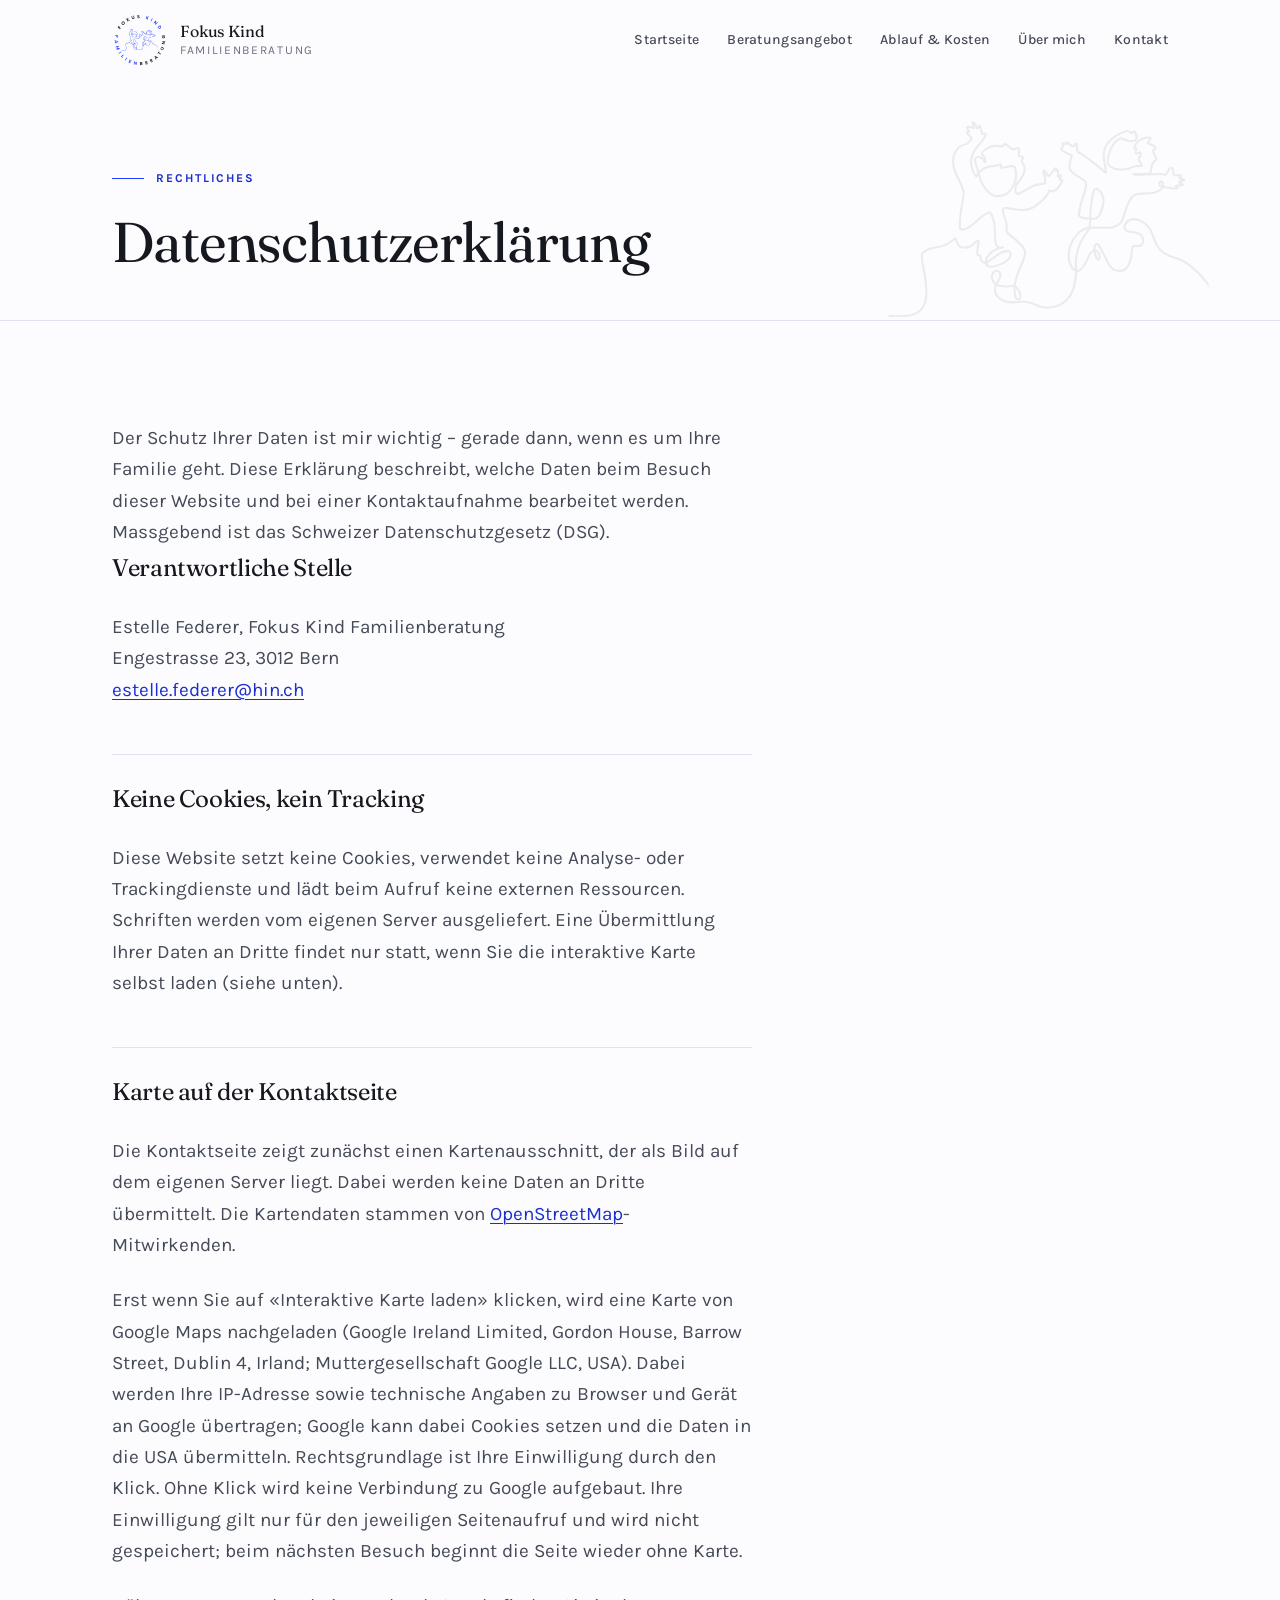
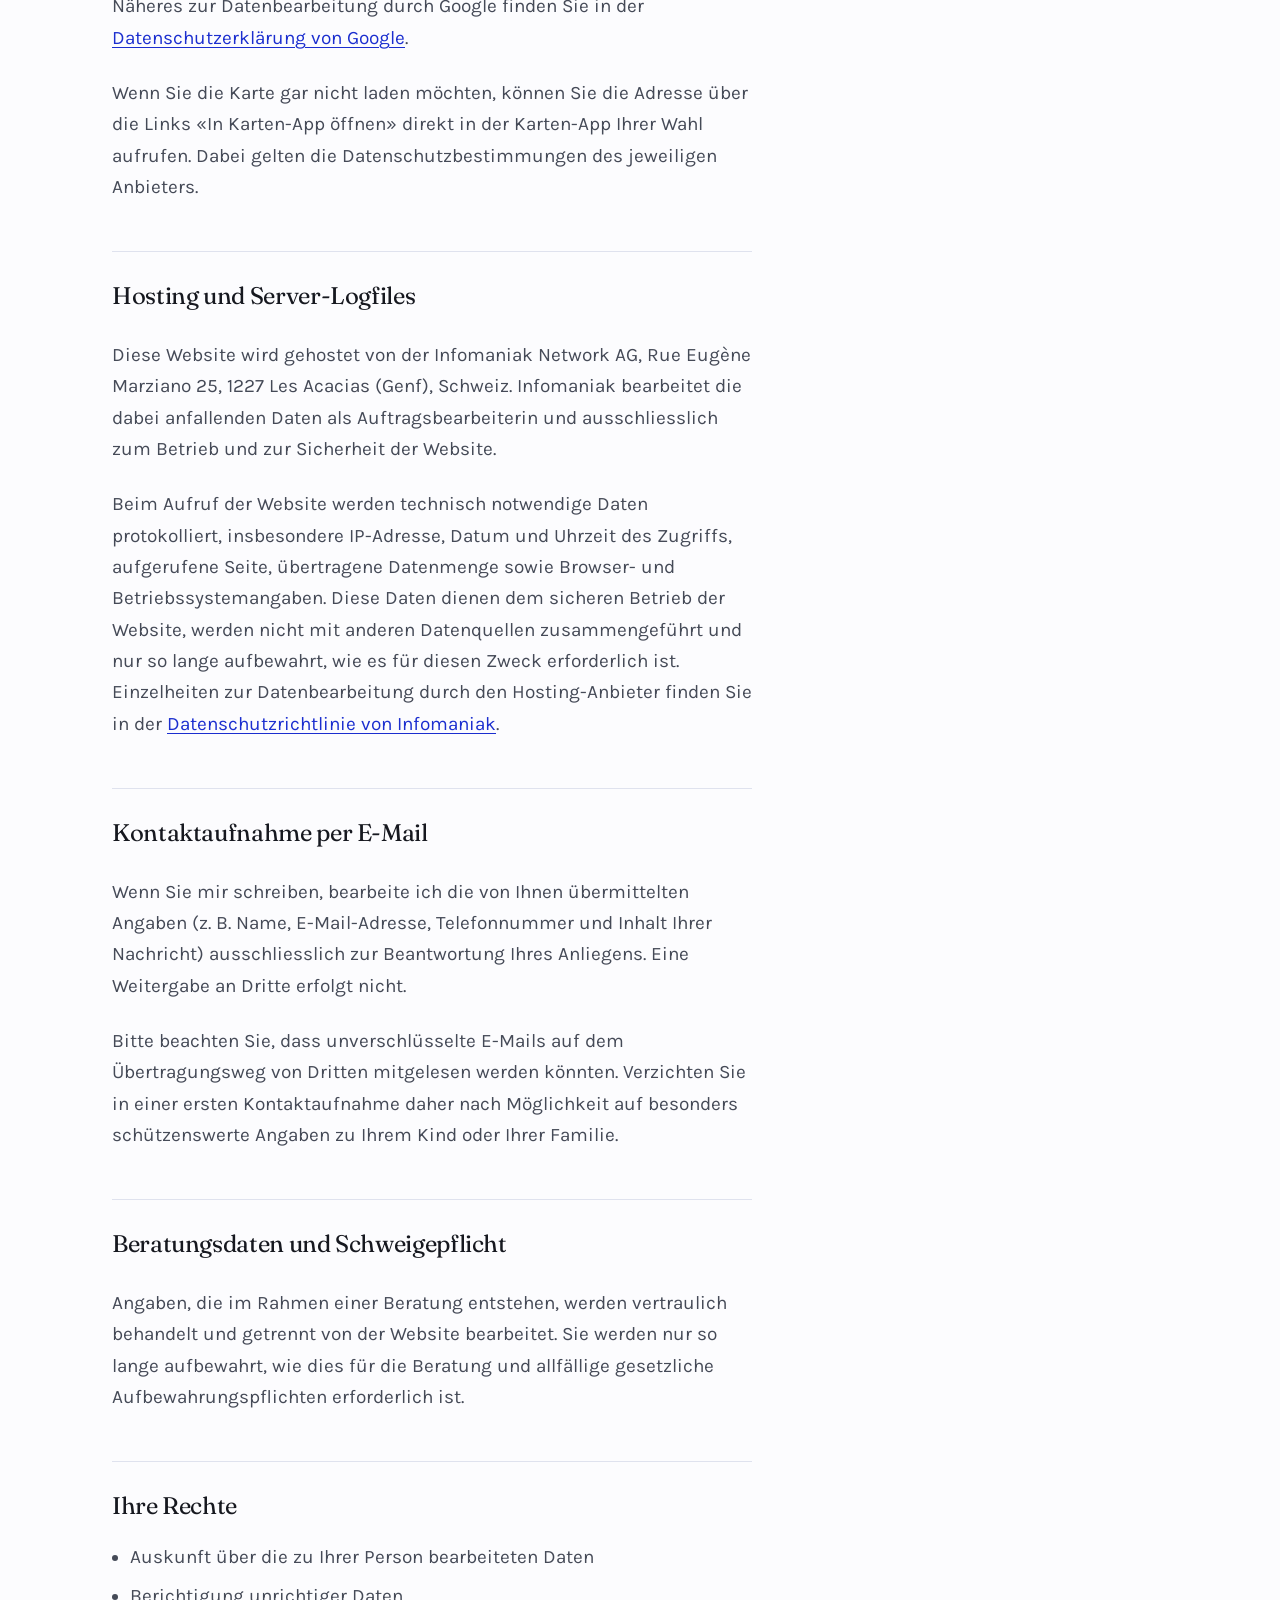
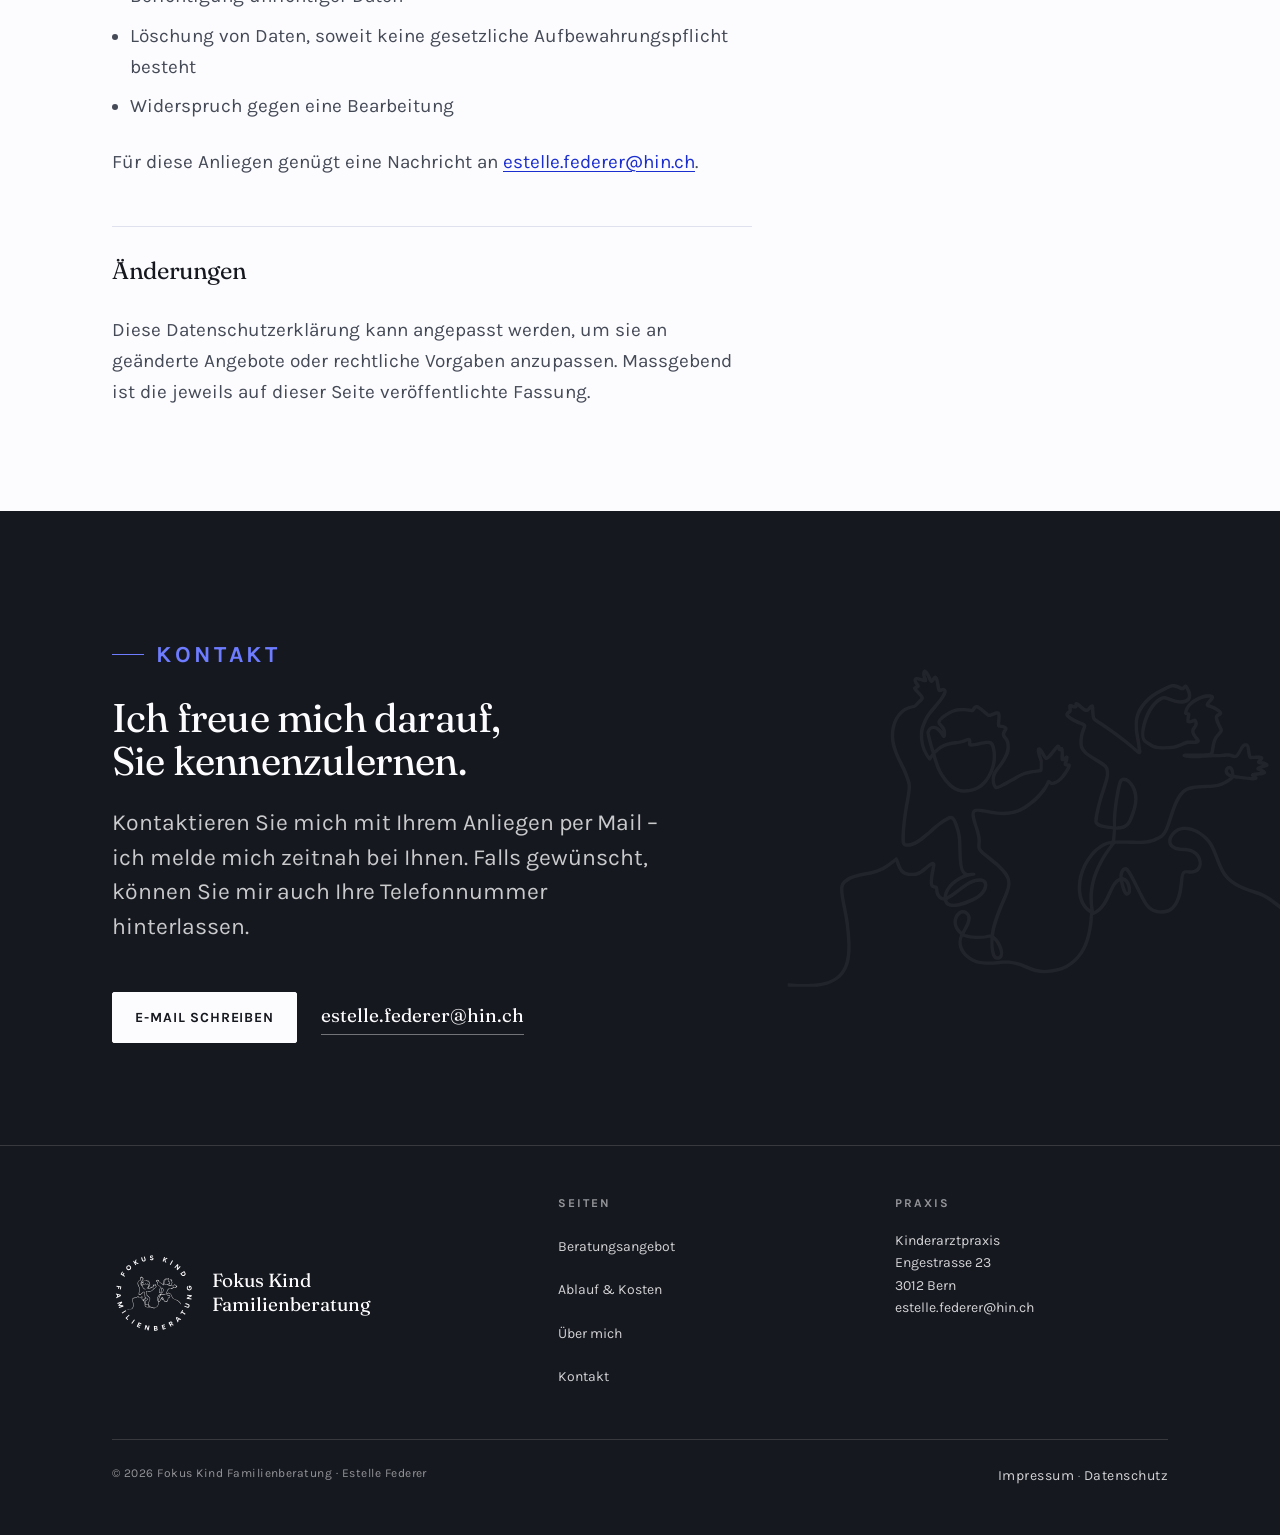
<file: datenschutz.html>
<!DOCTYPE html>
<html lang="de-CH">
<head>
<meta charset="utf-8">
<meta name="viewport" content="width=device-width, initial-scale=1">
<title>Datenschutz — Fokus Kind Familienberatung</title>
<meta name="description" content="Datenschutzerklärung: Diese Website verwendet keine Cookies, kein Tracking und keine externen Ressourcen.">
<link rel="canonical" href="https://fokuskind-familienberatung.ch/datenschutz.html">
<meta name="theme-color" content="#16181f">
<link rel="icon" href="assets/img/favicon.svg" type="image/svg+xml">
<link rel="apple-touch-icon" href="assets/img/apple-touch-icon.png">
<meta property="og:type" content="website">
<meta property="og:locale" content="de_CH">
<meta property="og:site_name" content="Fokus Kind Familienberatung">
<meta property="og:title" content="Datenschutz — Fokus Kind Familienberatung">
<meta property="og:description" content="Datenschutzerklärung: Diese Website verwendet keine Cookies, kein Tracking und keine externen Ressourcen.">
<meta property="og:url" content="https://fokuskind-familienberatung.ch/datenschutz.html">
<meta property="og:image" content="https://fokuskind-familienberatung.ch/assets/img/og-bild.png">
<meta name="twitter:card" content="summary_large_image">
<link rel="preload" href="assets/fonts/fraunces-normal-latin.woff2" as="font" type="font/woff2" crossorigin>
<link rel="preload" href="assets/fonts/karla-normal-latin.woff2" as="font" type="font/woff2" crossorigin>
<link rel="stylesheet" href="assets/css/styles.css">
<script src="assets/js/site.js" defer></script>
</head>
<body>
<a class="skip-link" href="#inhalt">Zum Inhalt springen</a>

<header class="masthead">
  <div class="wrap masthead__inner">
    <a class="brand" href="index.html">
      <img class="brand__logo" src="assets/img/logo.svg" alt="" width="60" height="60">
      <span class="brand__name">Fokus Kind<span>Familienberatung</span></span>
    </a>
    <button class="nav__toggle" type="button" aria-expanded="false" aria-controls="hauptnavigation">
      <svg viewBox="0 0 16 16" aria-hidden="true" fill="none" stroke="currentColor" stroke-width="1.5">
        <path d="M1 3h14M1 8h14M1 13h14"/>
      </svg>
      <span class="nav__toggle-text">Menü</span>
    </button>
    <nav class="nav" id="hauptnavigation" aria-label="Hauptnavigation">
      <ul>
        <li><a href="index.html">Startseite</a></li>
        <li><a href="beratungsangebot.html">Beratungsangebot</a></li>
        <li><a href="ablauf-und-kosten.html">Ablauf &amp; Kosten</a></li>
        <li><a href="ueber-mich.html">Über mich</a></li>
        <li><a href="kontakt.html">Kontakt</a></li>
      </ul>
    </nav>
  </div>
</header>

<main id="inhalt">

  <section class="pagehead">
    <div class="pagehead__signet" aria-hidden="true"></div>
    <div class="wrap">
      <p class="eyebrow">Rechtliches</p>
      <h1>Datenschutzerklärung</h1>
    </div>
  </section>

  <section class="section">
    <div class="wrap">
      <div class="prose legal">
        <p>Der Schutz Ihrer Daten ist mir wichtig – gerade dann, wenn es um Ihre Familie geht. Diese Erklärung beschreibt, welche Daten beim Besuch dieser Website und bei einer Kontaktaufnahme bearbeitet werden. Massgebend ist das Schweizer Datenschutzgesetz (DSG).</p>

        <h2>Verantwortliche Stelle</h2>
        <p>
          Estelle Federer, Fokus Kind Familienberatung<br>
          Engestrasse 23, 3012 Bern<br>
          <a href="mailto:estelle.federer@hin.ch">estelle.federer@hin.ch</a>
        </p>

        <h2>Keine Cookies, kein Tracking</h2>
        <p>Diese Website setzt keine Cookies, verwendet keine Analyse- oder Trackingdienste und lädt beim Aufruf keine externen Ressourcen. Schriften werden vom eigenen Server ausgeliefert. Eine Übermittlung Ihrer Daten an Dritte findet nur statt, wenn Sie die interaktive Karte selbst laden (siehe unten).</p>

        <h2>Karte auf der Kontaktseite</h2>
        <p>Die Kontaktseite zeigt zunächst einen Kartenausschnitt, der als Bild auf dem eigenen Server liegt. Dabei werden keine Daten an Dritte übermittelt. Die Kartendaten stammen von <a href="https://www.openstreetmap.org/copyright" target="_blank" rel="noopener">OpenStreetMap</a>-Mitwirkenden.</p>
        <p>Erst wenn Sie auf «Interaktive Karte laden» klicken, wird eine Karte von Google Maps nachgeladen (Google Ireland Limited, Gordon House, Barrow Street, Dublin 4, Irland; Muttergesellschaft Google LLC, USA). Dabei werden Ihre IP-Adresse sowie technische Angaben zu Browser und Gerät an Google übertragen; Google kann dabei Cookies setzen und die Daten in die USA übermitteln. Rechtsgrundlage ist Ihre Einwilligung durch den Klick. Ohne Klick wird keine Verbindung zu Google aufgebaut. Ihre Einwilligung gilt nur für den jeweiligen Seitenaufruf und wird nicht gespeichert; beim nächsten Besuch beginnt die Seite wieder ohne Karte.</p>
        <p>Näheres zur Datenbearbeitung durch Google finden Sie in der <a href="https://policies.google.com/privacy?hl=de" target="_blank" rel="noopener">Datenschutzerklärung von Google</a>.</p>
        <p>Wenn Sie die Karte gar nicht laden möchten, können Sie die Adresse über die Links «In Karten-App öffnen» direkt in der Karten-App Ihrer Wahl aufrufen. Dabei gelten die Datenschutzbestimmungen des jeweiligen Anbieters.</p>

        <h2>Hosting und Server-Logfiles</h2>
        <p>Diese Website wird gehostet von der Infomaniak Network AG, Rue Eugène Marziano 25, 1227 Les Acacias (Genf), Schweiz. Infomaniak bearbeitet die dabei anfallenden Daten als Auftragsbearbeiterin und ausschliesslich zum Betrieb und zur Sicherheit der Website.</p>
        <p>Beim Aufruf der Website werden technisch notwendige Daten protokolliert, insbesondere IP-Adresse, Datum und Uhrzeit des Zugriffs, aufgerufene Seite, übertragene Datenmenge sowie Browser- und Betriebssystemangaben. Diese Daten dienen dem sicheren Betrieb der Website, werden nicht mit anderen Datenquellen zusammengeführt und nur so lange aufbewahrt, wie es für diesen Zweck erforderlich ist. Einzelheiten zur Datenbearbeitung durch den Hosting-Anbieter finden Sie in der <a href="https://www.infomaniak.com/de/agb/datenschutzrichtlinien" target="_blank" rel="noopener">Datenschutzrichtlinie von Infomaniak</a>.</p>

        <h2>Kontaktaufnahme per E-Mail</h2>
        <p>Wenn Sie mir schreiben, bearbeite ich die von Ihnen übermittelten Angaben (z.&nbsp;B. Name, E-Mail-Adresse, Telefonnummer und Inhalt Ihrer Nachricht) ausschliesslich zur Beantwortung Ihres Anliegens. Eine Weitergabe an Dritte erfolgt nicht.</p>
        <p>Bitte beachten Sie, dass unverschlüsselte E-Mails auf dem Übertragungsweg von Dritten mitgelesen werden könnten. Verzichten Sie in einer ersten Kontaktaufnahme daher nach Möglichkeit auf besonders schützenswerte Angaben zu Ihrem Kind oder Ihrer Familie.</p>

        <h2>Beratungsdaten und Schweigepflicht</h2>
        <p>Angaben, die im Rahmen einer Beratung entstehen, werden vertraulich behandelt und getrennt von der Website bearbeitet. Sie werden nur so lange aufbewahrt, wie dies für die Beratung und allfällige gesetzliche Aufbewahrungspflichten erforderlich ist.</p>

        <h2>Ihre Rechte</h2>
        <ul>
          <li>Auskunft über die zu Ihrer Person bearbeiteten Daten</li>
          <li>Berichtigung unrichtiger Daten</li>
          <li>Löschung von Daten, soweit keine gesetzliche Aufbewahrungspflicht besteht</li>
          <li>Widerspruch gegen eine Bearbeitung</li>
        </ul>
        <p>Für diese Anliegen genügt eine Nachricht an <a href="mailto:estelle.federer@hin.ch">estelle.federer@hin.ch</a>.</p>

        <h2>Änderungen</h2>
        <p>Diese Datenschutzerklärung kann angepasst werden, um sie an geänderte Angebote oder rechtliche Vorgaben anzupassen. Massgebend ist die jeweils auf dieser Seite veröffentlichte Fassung.</p>
      </div>
    </div>
  </section>
</main>

<div class="foot">
  <section class="cta">
    <div class="cta__signet" aria-hidden="true"></div>
    <div class="wrap">
      <div class="cta__inner">
        <p class="eyebrow">Kontakt</p>
        <h2>Ich freue mich darauf, Sie kennenzulernen.</h2>
        <p>Kontaktieren Sie mich mit Ihrem Anliegen per Mail – ich melde mich zeitnah bei Ihnen. Falls gewünscht, können Sie mir auch Ihre Telefonnummer hinterlassen.</p>
        <div class="cta__actions">
          <a class="btn btn--light" href="mailto:estelle.federer@hin.ch">E-Mail schreiben</a>
          <a class="cta__mail" href="mailto:estelle.federer@hin.ch">estelle.federer@hin.ch</a>
        </div>
      </div>
    </div>
  </section>

  <footer class="footer">
    <div class="wrap">
      <div class="footer__grid">
        <div class="footer__brand">
          <img class="brand__logo" src="assets/img/logo-invers.svg" alt="" width="84" height="84">
          <p>Fokus Kind<br>Familienberatung</p>
        </div>
        <div>
          <h2>Seiten</h2>
          <ul>
            <li><a href="beratungsangebot.html">Beratungsangebot</a></li>
            <li><a href="ablauf-und-kosten.html">Ablauf &amp; Kosten</a></li>
            <li><a href="ueber-mich.html">Über mich</a></li>
            <li><a href="kontakt.html">Kontakt</a></li>
          </ul>
        </div>
        <div>
          <h2>Praxis</h2>
          <address>
            Kinderarztpraxis<br>
            Engestrasse 23<br>
            3012 Bern<br>
            <a href="mailto:estelle.federer@hin.ch">estelle.federer@hin.ch</a>
          </address>
        </div>
      </div>
      <div class="colophon">
        <p>© <span id="jahr">2026</span> Fokus Kind Familienberatung · Estelle Federer</p>
        <p><a href="impressum.html">Impressum</a> · <a href="datenschutz.html">Datenschutz</a></p>
      </div>
    </div>
  </footer>
</div>

</body>
</html>
</file>
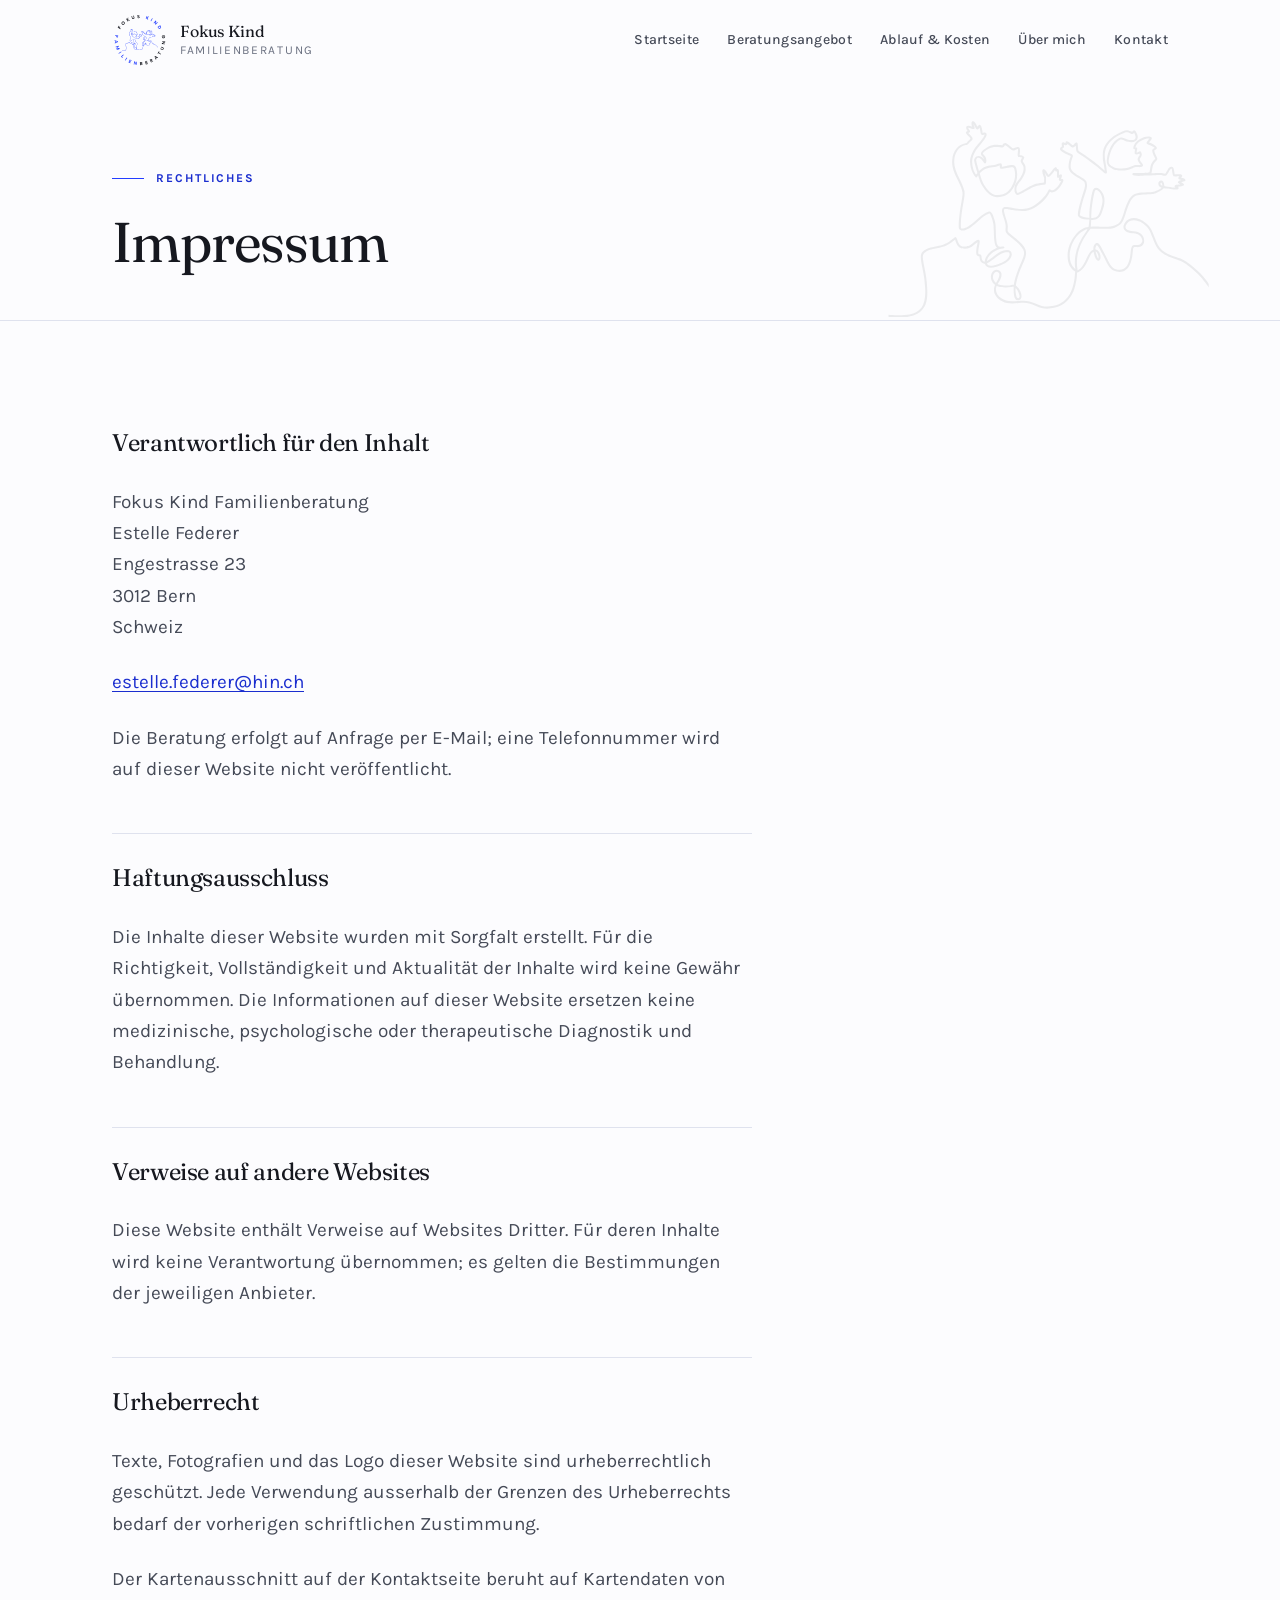
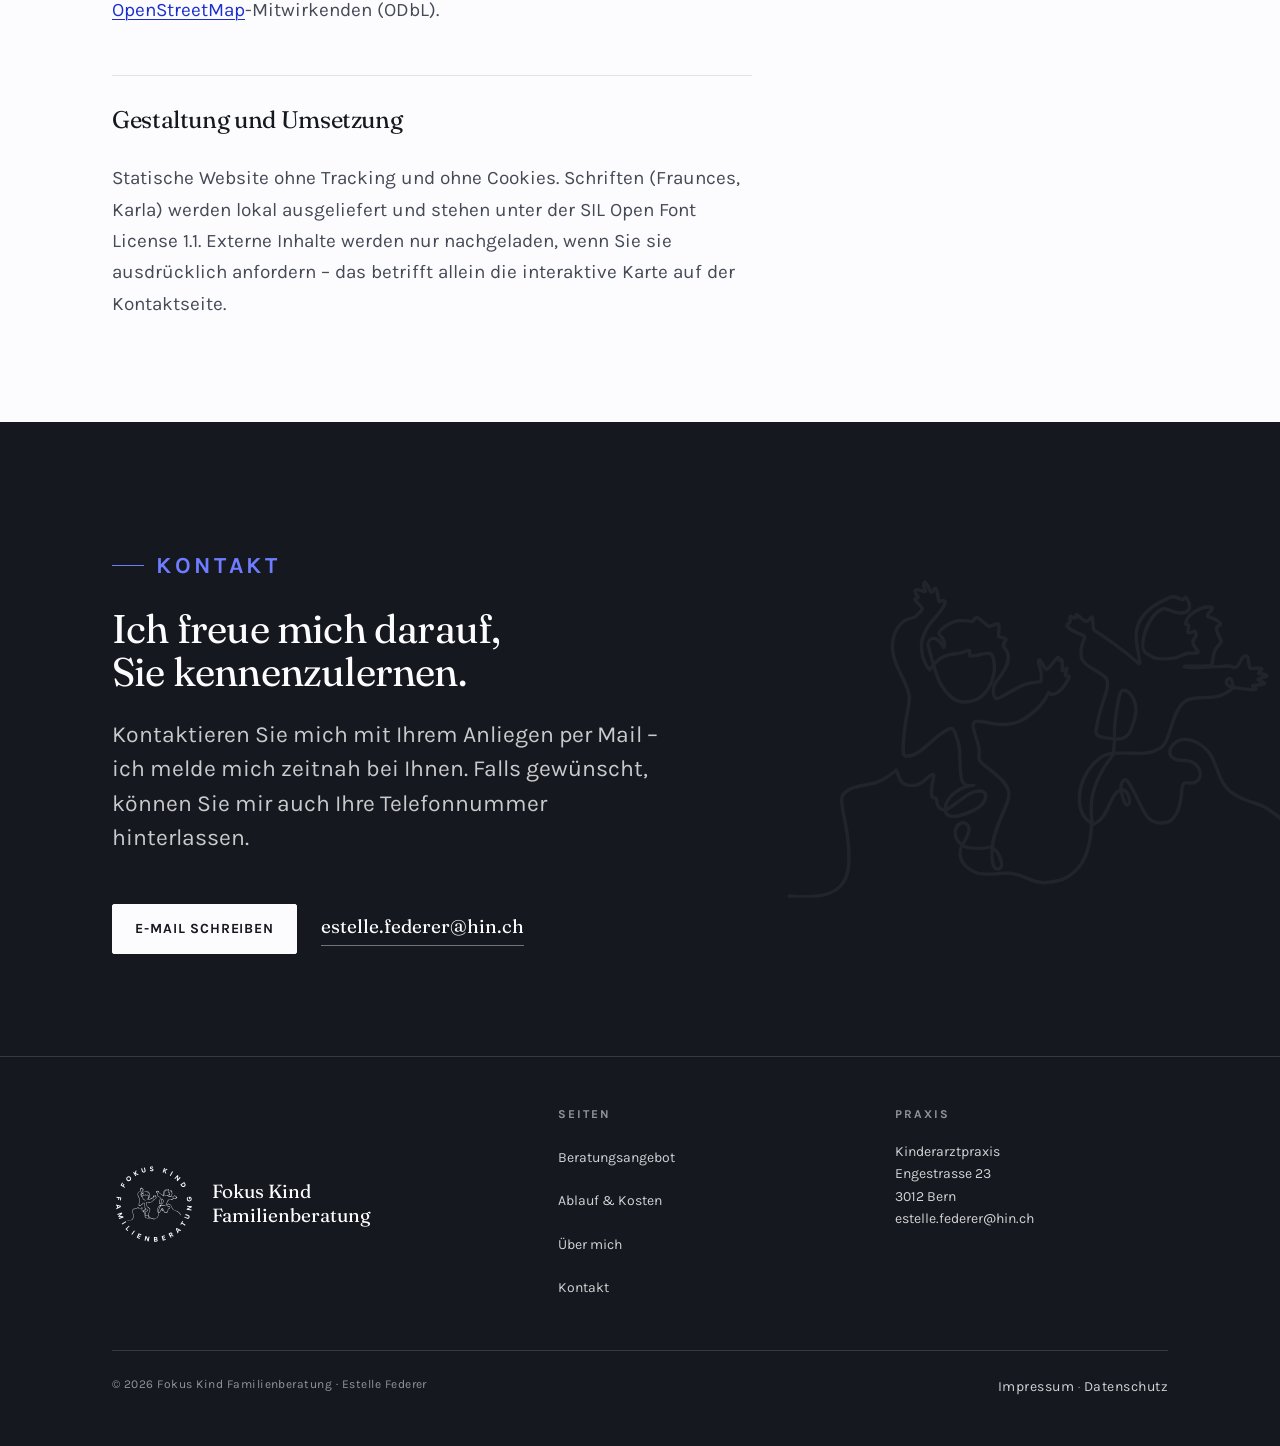
<file: impressum.html>
<!DOCTYPE html>
<html lang="de-CH">
<head>
<meta charset="utf-8">
<meta name="viewport" content="width=device-width, initial-scale=1">
<title>Impressum — Fokus Kind Familienberatung</title>
<meta name="description" content="Impressum und rechtliche Hinweise zur Website der Fokus Kind Familienberatung.">
<link rel="canonical" href="https://fokuskind-familienberatung.ch/impressum.html">
<meta name="theme-color" content="#16181f">
<link rel="icon" href="assets/img/favicon.svg" type="image/svg+xml">
<link rel="apple-touch-icon" href="assets/img/apple-touch-icon.png">
<meta property="og:type" content="website">
<meta property="og:locale" content="de_CH">
<meta property="og:site_name" content="Fokus Kind Familienberatung">
<meta property="og:title" content="Impressum — Fokus Kind Familienberatung">
<meta property="og:description" content="Impressum und rechtliche Hinweise zur Website der Fokus Kind Familienberatung.">
<meta property="og:url" content="https://fokuskind-familienberatung.ch/impressum.html">
<meta property="og:image" content="https://fokuskind-familienberatung.ch/assets/img/og-bild.png">
<meta name="twitter:card" content="summary_large_image">
<link rel="preload" href="assets/fonts/fraunces-normal-latin.woff2" as="font" type="font/woff2" crossorigin>
<link rel="preload" href="assets/fonts/karla-normal-latin.woff2" as="font" type="font/woff2" crossorigin>
<link rel="stylesheet" href="assets/css/styles.css">
<script src="assets/js/site.js" defer></script>
</head>
<body>
<a class="skip-link" href="#inhalt">Zum Inhalt springen</a>

<header class="masthead">
  <div class="wrap masthead__inner">
    <a class="brand" href="index.html">
      <img class="brand__logo" src="assets/img/logo.svg" alt="" width="60" height="60">
      <span class="brand__name">Fokus Kind<span>Familienberatung</span></span>
    </a>
    <button class="nav__toggle" type="button" aria-expanded="false" aria-controls="hauptnavigation">
      <svg viewBox="0 0 16 16" aria-hidden="true" fill="none" stroke="currentColor" stroke-width="1.5">
        <path d="M1 3h14M1 8h14M1 13h14"/>
      </svg>
      <span class="nav__toggle-text">Menü</span>
    </button>
    <nav class="nav" id="hauptnavigation" aria-label="Hauptnavigation">
      <ul>
        <li><a href="index.html">Startseite</a></li>
        <li><a href="beratungsangebot.html">Beratungsangebot</a></li>
        <li><a href="ablauf-und-kosten.html">Ablauf &amp; Kosten</a></li>
        <li><a href="ueber-mich.html">Über mich</a></li>
        <li><a href="kontakt.html">Kontakt</a></li>
      </ul>
    </nav>
  </div>
</header>

<main id="inhalt">

  <section class="pagehead">
    <div class="pagehead__signet" aria-hidden="true"></div>
    <div class="wrap">
      <p class="eyebrow">Rechtliches</p>
      <h1>Impressum</h1>
    </div>
  </section>

  <section class="section">
    <div class="wrap">
      <div class="prose legal">
        <h2>Verantwortlich für den Inhalt</h2>
        <p>
          Fokus Kind Familienberatung<br>
          Estelle Federer<br>
          Engestrasse 23<br>
          3012 Bern<br>
          Schweiz
        </p>
        <p><a href="mailto:estelle.federer@hin.ch">estelle.federer@hin.ch</a></p>
        <p>Die Beratung erfolgt auf Anfrage per E-Mail; eine Telefonnummer wird auf dieser Website nicht veröffentlicht.</p>

        <h2>Haftungsausschluss</h2>
        <p>Die Inhalte dieser Website wurden mit Sorgfalt erstellt. Für die Richtigkeit, Vollständigkeit und Aktualität der Inhalte wird keine Gewähr übernommen. Die Informationen auf dieser Website ersetzen keine medizinische, psychologische oder therapeutische Diagnostik und Behandlung.</p>

        <h2>Verweise auf andere Websites</h2>
        <p>Diese Website enthält Verweise auf Websites Dritter. Für deren Inhalte wird keine Verantwortung übernommen; es gelten die Bestimmungen der jeweiligen Anbieter.</p>

        <h2>Urheberrecht</h2>
        <p>Texte, Fotografien und das Logo dieser Website sind urheberrechtlich geschützt. Jede Verwendung ausserhalb der Grenzen des Urheberrechts bedarf der vorherigen schriftlichen Zustimmung.</p>
        <p>Der Kartenausschnitt auf der Kontaktseite beruht auf Kartendaten von <a href="https://www.openstreetmap.org/copyright" target="_blank" rel="noopener">OpenStreetMap</a>-Mitwirkenden (ODbL).</p>

        <h2>Gestaltung und Umsetzung</h2>
        <p>Statische Website ohne Tracking und ohne Cookies. Schriften (Fraunces, Karla) werden lokal ausgeliefert und stehen unter der SIL Open Font License 1.1. Externe Inhalte werden nur nachgeladen, wenn Sie sie ausdrücklich anfordern – das betrifft allein die interaktive Karte auf der Kontaktseite.</p>
      </div>
    </div>
  </section>
</main>

<div class="foot">
  <section class="cta">
    <div class="cta__signet" aria-hidden="true"></div>
    <div class="wrap">
      <div class="cta__inner">
        <p class="eyebrow">Kontakt</p>
        <h2>Ich freue mich darauf, Sie kennenzulernen.</h2>
        <p>Kontaktieren Sie mich mit Ihrem Anliegen per Mail – ich melde mich zeitnah bei Ihnen. Falls gewünscht, können Sie mir auch Ihre Telefonnummer hinterlassen.</p>
        <div class="cta__actions">
          <a class="btn btn--light" href="mailto:estelle.federer@hin.ch">E-Mail schreiben</a>
          <a class="cta__mail" href="mailto:estelle.federer@hin.ch">estelle.federer@hin.ch</a>
        </div>
      </div>
    </div>
  </section>

  <footer class="footer">
    <div class="wrap">
      <div class="footer__grid">
        <div class="footer__brand">
          <img class="brand__logo" src="assets/img/logo-invers.svg" alt="" width="84" height="84">
          <p>Fokus Kind<br>Familienberatung</p>
        </div>
        <div>
          <h2>Seiten</h2>
          <ul>
            <li><a href="beratungsangebot.html">Beratungsangebot</a></li>
            <li><a href="ablauf-und-kosten.html">Ablauf &amp; Kosten</a></li>
            <li><a href="ueber-mich.html">Über mich</a></li>
            <li><a href="kontakt.html">Kontakt</a></li>
          </ul>
        </div>
        <div>
          <h2>Praxis</h2>
          <address>
            Kinderarztpraxis<br>
            Engestrasse 23<br>
            3012 Bern<br>
            <a href="mailto:estelle.federer@hin.ch">estelle.federer@hin.ch</a>
          </address>
        </div>
      </div>
      <div class="colophon">
        <p>© <span id="jahr">2026</span> Fokus Kind Familienberatung · Estelle Federer</p>
        <p><a href="impressum.html">Impressum</a> · <a href="datenschutz.html">Datenschutz</a></p>
      </div>
    </div>
  </footer>
</div>

</body>
</html>
</file>
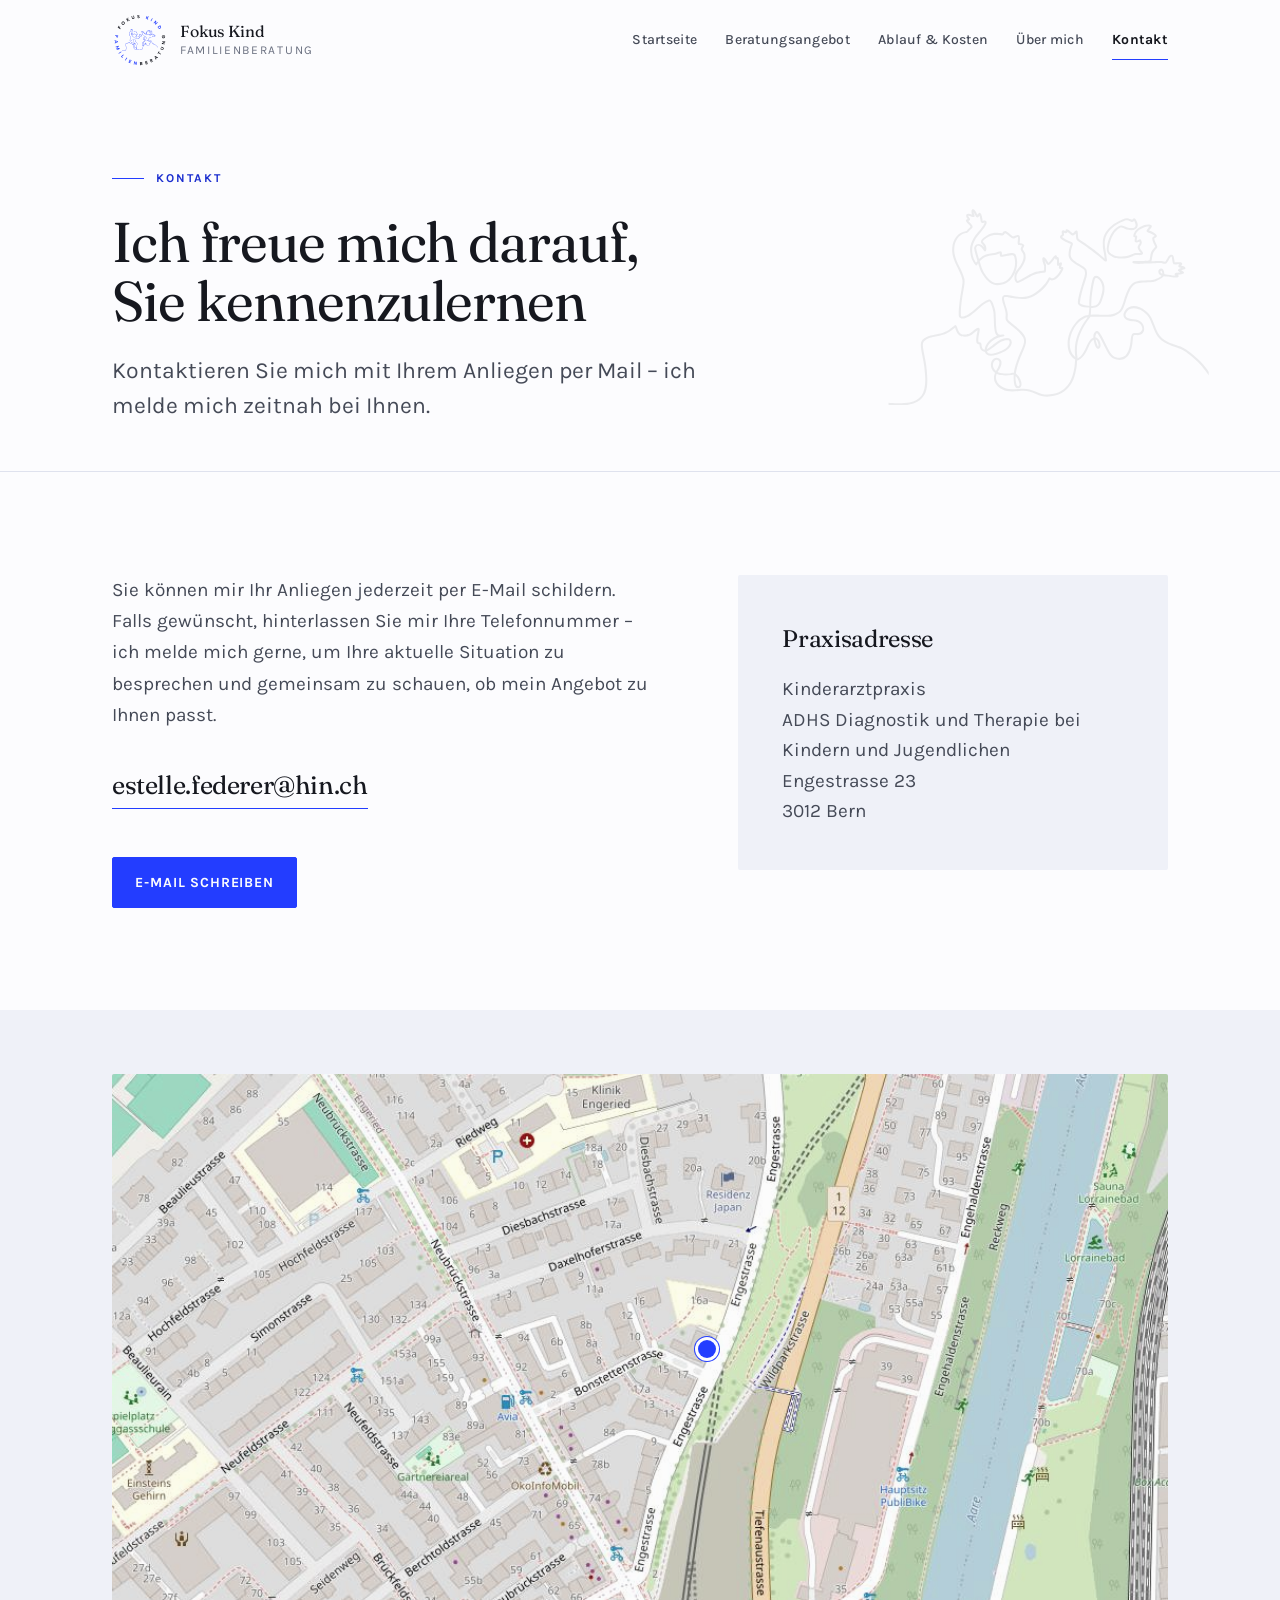
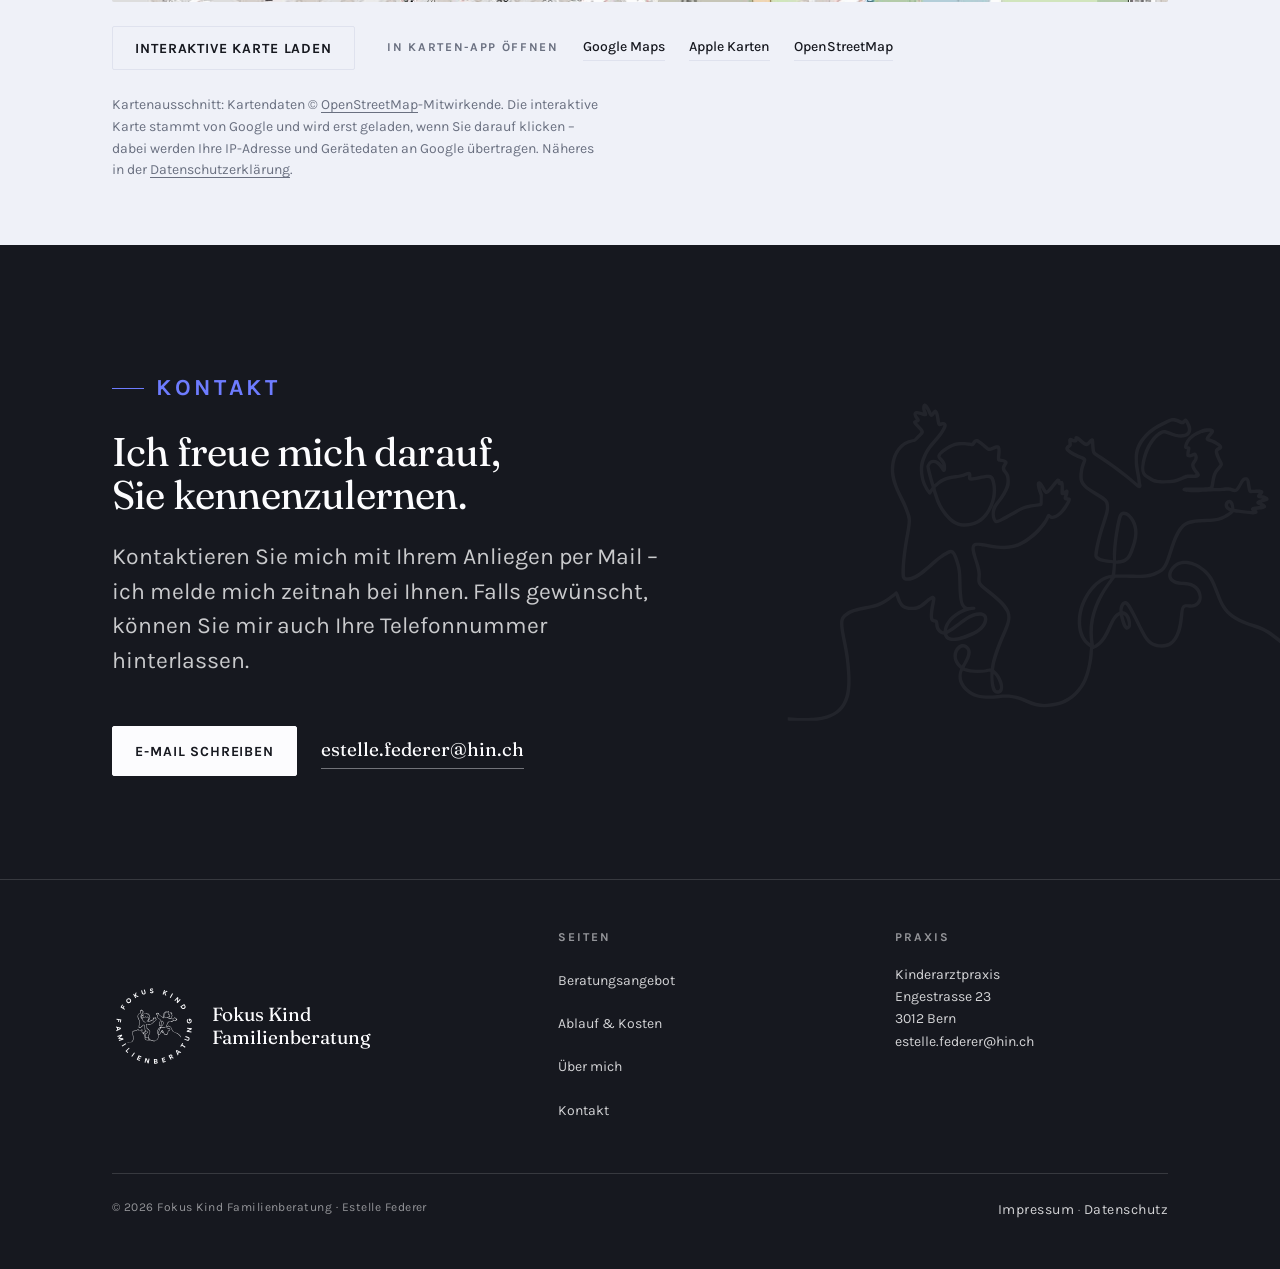
<file: kontakt.html>
<!DOCTYPE html>
<html lang="de-CH">
<head>
<meta charset="utf-8">
<meta name="viewport" content="width=device-width, initial-scale=1">
<title>Kontakt — Fokus Kind Familienberatung</title>
<meta name="description" content="Kontakt zu Estelle Federer, Fokus Kind Familienberatung, Engestrasse 23, 3012 Bern. Terminanfragen per E-Mail.">
<link rel="canonical" href="https://fokuskind-familienberatung.ch/kontakt.html">
<meta name="theme-color" content="#16181f">
<link rel="icon" href="assets/img/favicon.svg" type="image/svg+xml">
<link rel="apple-touch-icon" href="assets/img/apple-touch-icon.png">
<meta property="og:type" content="website">
<meta property="og:locale" content="de_CH">
<meta property="og:site_name" content="Fokus Kind Familienberatung">
<meta property="og:title" content="Kontakt — Fokus Kind Familienberatung">
<meta property="og:description" content="Kontakt zu Estelle Federer, Fokus Kind Familienberatung, Engestrasse 23, 3012 Bern. Terminanfragen per E-Mail.">
<meta property="og:url" content="https://fokuskind-familienberatung.ch/kontakt.html">
<meta property="og:image" content="https://fokuskind-familienberatung.ch/assets/img/og-bild.png">
<meta name="twitter:card" content="summary_large_image">
<link rel="preload" href="assets/fonts/fraunces-normal-latin.woff2" as="font" type="font/woff2" crossorigin>
<link rel="preload" href="assets/fonts/karla-normal-latin.woff2" as="font" type="font/woff2" crossorigin>
<link rel="stylesheet" href="assets/css/styles.css">
<script src="assets/js/site.js" defer></script>
</head>
<body>
<a class="skip-link" href="#inhalt">Zum Inhalt springen</a>

<header class="masthead">
  <div class="wrap masthead__inner">
    <a class="brand" href="index.html">
      <img class="brand__logo" src="assets/img/logo.svg" alt="" width="60" height="60">
      <span class="brand__name">Fokus Kind<span>Familienberatung</span></span>
    </a>
    <button class="nav__toggle" type="button" aria-expanded="false" aria-controls="hauptnavigation">
      <svg viewBox="0 0 16 16" aria-hidden="true" fill="none" stroke="currentColor" stroke-width="1.5">
        <path d="M1 3h14M1 8h14M1 13h14"/>
      </svg>
      <span class="nav__toggle-text">Menü</span>
    </button>
    <nav class="nav" id="hauptnavigation" aria-label="Hauptnavigation">
      <ul>
        <li><a href="index.html">Startseite</a></li>
        <li><a href="beratungsangebot.html">Beratungsangebot</a></li>
        <li><a href="ablauf-und-kosten.html">Ablauf &amp; Kosten</a></li>
        <li><a href="ueber-mich.html">Über mich</a></li>
        <li><a href="kontakt.html" aria-current="page">Kontakt</a></li>
      </ul>
    </nav>
  </div>
</header>

<main id="inhalt">

  <section class="pagehead">
    <div class="pagehead__signet" aria-hidden="true"></div>
    <div class="wrap">
      <p class="eyebrow">Kontakt</p>
      <h1>Ich freue mich darauf, Sie kennenzulernen</h1>
      <p class="lead">Kontaktieren Sie mich mit Ihrem Anliegen per Mail – ich melde mich zeitnah bei Ihnen.</p>
    </div>
  </section>

  <section class="section">
    <div class="wrap split split--wide-first">
      <div>
        <div class="prose">
          <p>Sie können mir Ihr Anliegen jederzeit per E-Mail schildern. Falls gewünscht, hinterlassen Sie mir Ihre Telefonnummer – ich melde mich gerne, um Ihre aktuelle Situation zu besprechen und gemeinsam zu schauen, ob mein Angebot zu Ihnen passt.</p>
        </div>
        <p class="mt-6">
          <a class="mail-link" href="mailto:estelle.federer@hin.ch">estelle.federer@hin.ch</a>
        </p>
        <p class="mt-7"><a class="btn" href="mailto:estelle.federer@hin.ch">E-Mail schreiben</a></p>
      </div>
      <div class="contact-card">
        <h2>Praxisadresse</h2>
        <address>
          Kinderarztpraxis<br>
          ADHS Diagnostik und Therapie bei Kindern und Jugendlichen<br>
          Engestrasse 23<br>
          3012 Bern
        </address>
      </div>
    </div>
  </section>

  <section class="section section--tight section--band">
    <div class="wrap">
      <div class="karte" data-karte>
        <div class="karte__rahmen" data-karte-rahmen>
          <img src="assets/img/karte-engestrasse.jpg" alt="Kartenausschnitt mit der Engestrasse 23 in Bern, markiert zwischen Bonstettenstrasse und Diesbachstrasse." width="1000" height="500" loading="lazy" decoding="async">
          <span class="karte__pin" aria-hidden="true"></span>
        </div>
        <div class="karte__leiste">
          <button class="btn btn--ghost karte__laden" type="button" data-karte-laden hidden>Interaktive Karte laden</button>
          <div class="karte__apps">
            <span class="karte__apps-label">In Karten-App öffnen</span>
            <a href="https://www.google.com/maps/search/?api=1&amp;query=Engestrasse%2023%2C%203012%20Bern" target="_blank" rel="noopener">Google Maps</a>
            <a href="https://maps.apple.com/?q=Engestrasse%2023,%203012%20Bern&amp;ll=46.9583414,7.4385527" target="_blank" rel="noopener">Apple Karten</a>
            <a href="https://www.openstreetmap.org/?mlat=46.9583414&amp;mlon=7.4385527#map=18/46.95834/7.43855" target="_blank" rel="noopener">OpenStreetMap</a>
          </div>
        </div>
        <p class="karte__hinweis">
          Kartenausschnitt: Kartendaten © <a href="https://www.openstreetmap.org/copyright" target="_blank" rel="noopener">OpenStreetMap</a>-Mitwirkende.
          Die interaktive Karte stammt von Google und wird erst geladen, wenn Sie darauf klicken – dabei werden Ihre IP-Adresse und Gerätedaten an Google übertragen.
          Näheres in der <a href="datenschutz.html">Datenschutzerklärung</a>.
        </p>
      </div>
    </div>
  </section>
</main>

<div class="foot">
  <section class="cta">
    <div class="cta__signet" aria-hidden="true"></div>
    <div class="wrap">
      <div class="cta__inner">
        <p class="eyebrow">Kontakt</p>
        <h2>Ich freue mich darauf, Sie kennenzulernen.</h2>
        <p>Kontaktieren Sie mich mit Ihrem Anliegen per Mail – ich melde mich zeitnah bei Ihnen. Falls gewünscht, können Sie mir auch Ihre Telefonnummer hinterlassen.</p>
        <div class="cta__actions">
          <a class="btn btn--light" href="mailto:estelle.federer@hin.ch">E-Mail schreiben</a>
          <a class="cta__mail" href="mailto:estelle.federer@hin.ch">estelle.federer@hin.ch</a>
        </div>
      </div>
    </div>
  </section>

  <footer class="footer">
    <div class="wrap">
      <div class="footer__grid">
        <div class="footer__brand">
          <img class="brand__logo" src="assets/img/logo-invers.svg" alt="" width="84" height="84">
          <p>Fokus Kind<br>Familienberatung</p>
        </div>
        <div>
          <h2>Seiten</h2>
          <ul>
            <li><a href="beratungsangebot.html">Beratungsangebot</a></li>
            <li><a href="ablauf-und-kosten.html">Ablauf &amp; Kosten</a></li>
            <li><a href="ueber-mich.html">Über mich</a></li>
            <li><a href="kontakt.html">Kontakt</a></li>
          </ul>
        </div>
        <div>
          <h2>Praxis</h2>
          <address>
            Kinderarztpraxis<br>
            Engestrasse 23<br>
            3012 Bern<br>
            <a href="mailto:estelle.federer@hin.ch">estelle.federer@hin.ch</a>
          </address>
        </div>
      </div>
      <div class="colophon">
        <p>© <span id="jahr">2026</span> Fokus Kind Familienberatung · Estelle Federer</p>
        <p><a href="impressum.html">Impressum</a> · <a href="datenschutz.html">Datenschutz</a></p>
      </div>
    </div>
  </footer>
</div>

</body>
</html>
</file>
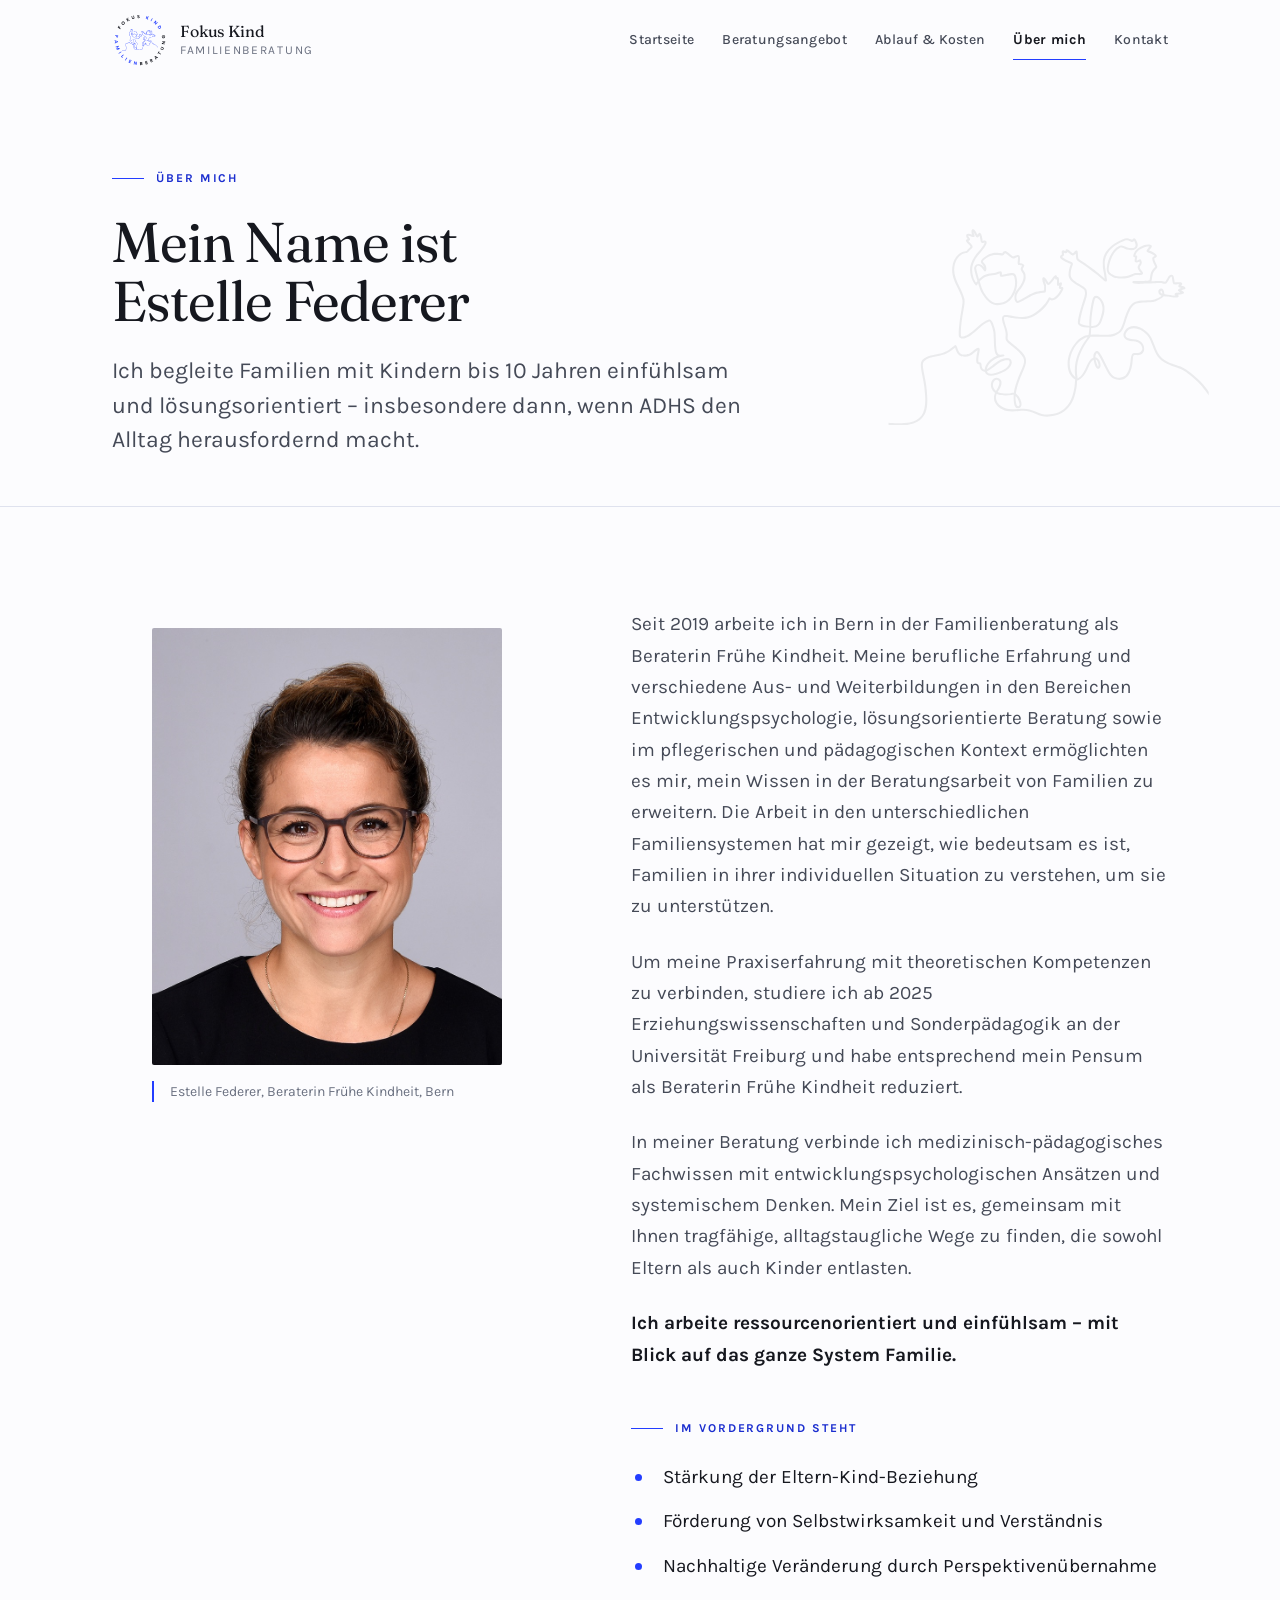
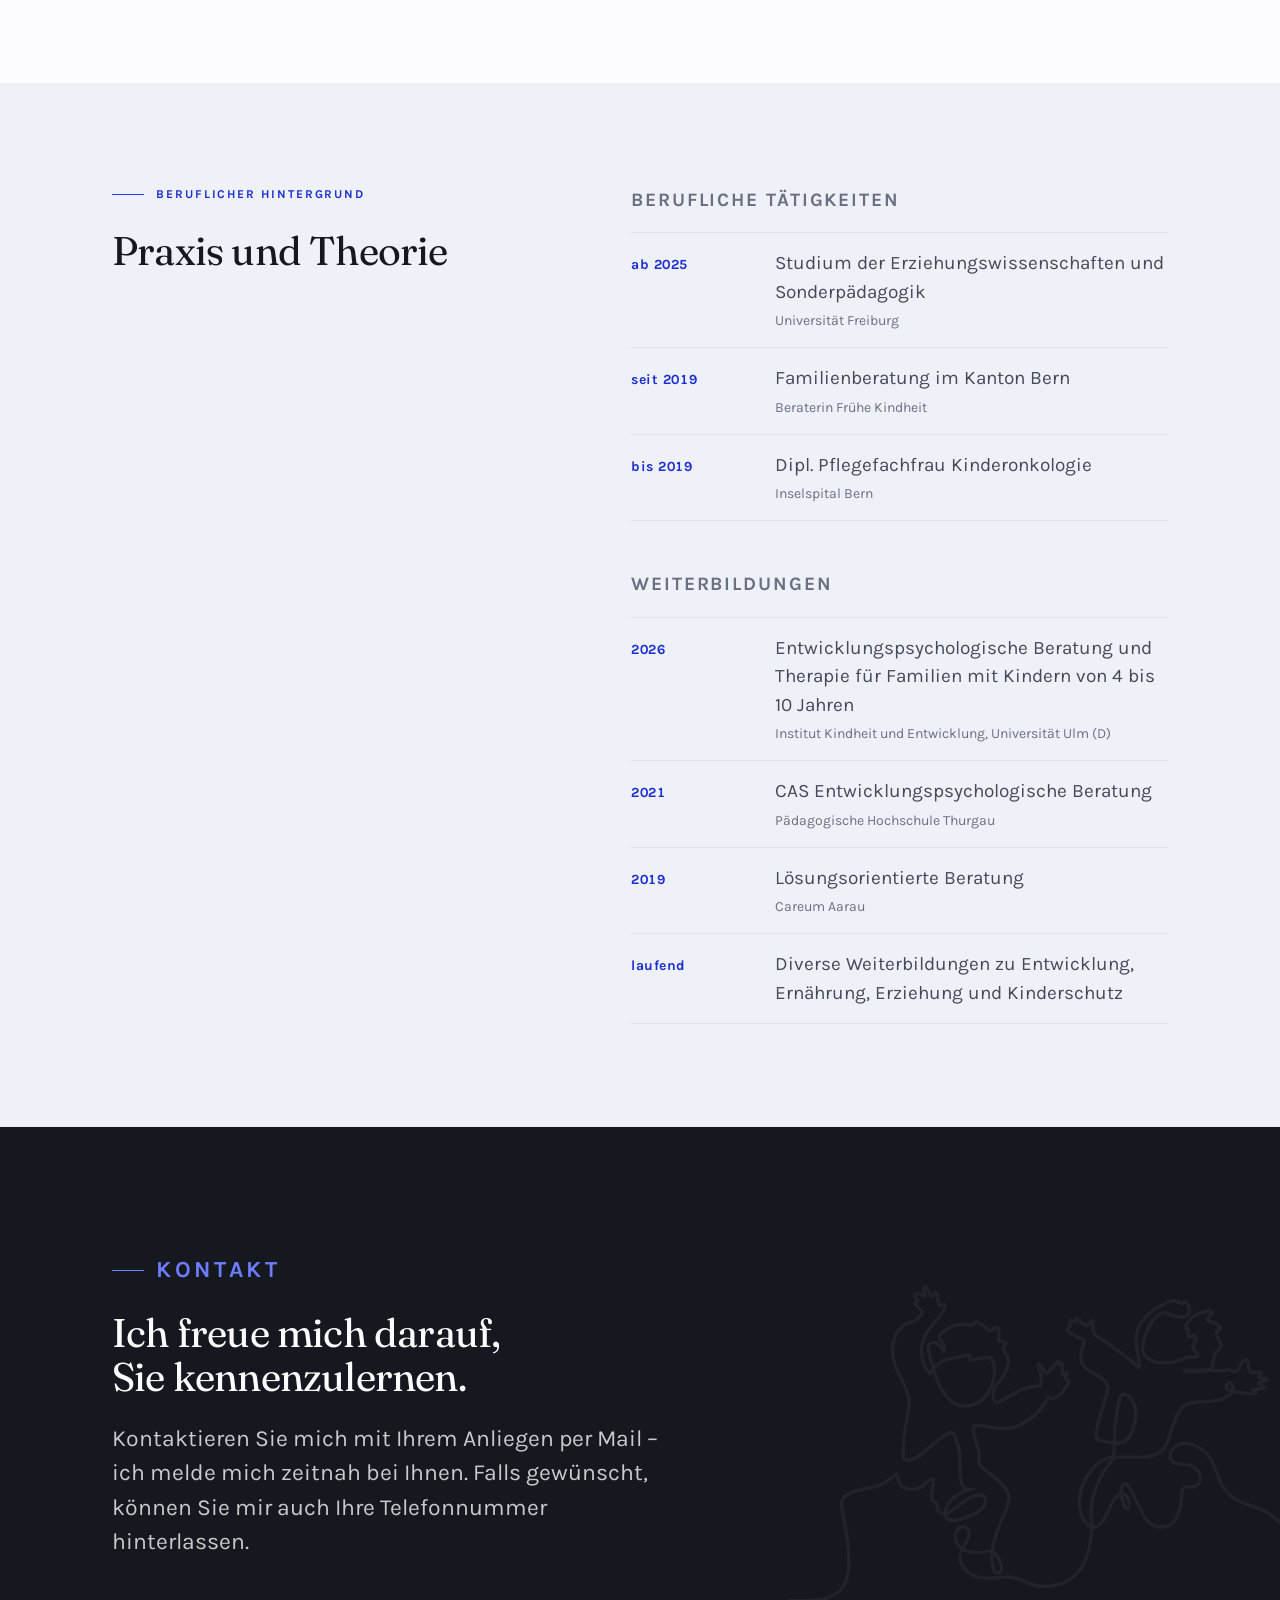
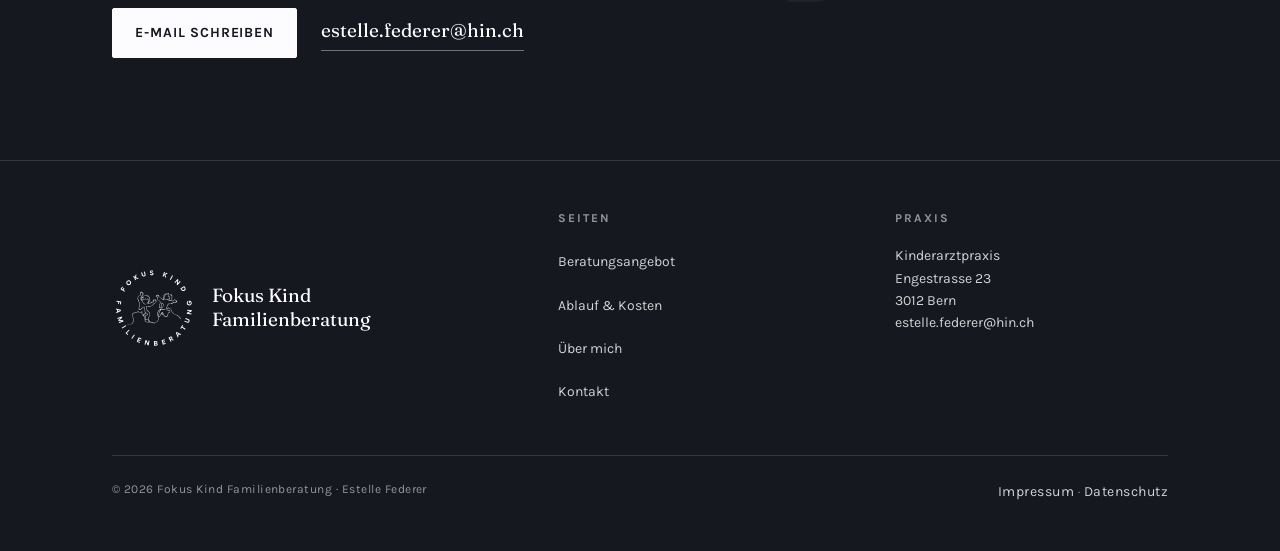
<file: ueber-mich.html>
<!DOCTYPE html>
<html lang="de-CH">
<head>
<meta charset="utf-8">
<meta name="viewport" content="width=device-width, initial-scale=1">
<title>Über mich — Estelle Federer, Fokus Kind Familienberatung</title>
<meta name="description" content="Estelle Federer, Beraterin Frühe Kindheit in Bern: beruflicher Hintergrund, Weiterbildungen und Haltung in der Beratungsarbeit mit Familien.">
<link rel="canonical" href="https://fokuskind-familienberatung.ch/ueber-mich.html">
<meta name="theme-color" content="#16181f">
<link rel="icon" href="assets/img/favicon.svg" type="image/svg+xml">
<link rel="apple-touch-icon" href="assets/img/apple-touch-icon.png">
<meta property="og:type" content="website">
<meta property="og:locale" content="de_CH">
<meta property="og:site_name" content="Fokus Kind Familienberatung">
<meta property="og:title" content="Über mich — Estelle Federer, Fokus Kind Familienberatung">
<meta property="og:description" content="Estelle Federer, Beraterin Frühe Kindheit in Bern: beruflicher Hintergrund, Weiterbildungen und Haltung in der Beratungsarbeit mit Familien.">
<meta property="og:url" content="https://fokuskind-familienberatung.ch/ueber-mich.html">
<meta property="og:image" content="https://fokuskind-familienberatung.ch/assets/img/og-bild.png">
<meta name="twitter:card" content="summary_large_image">
<link rel="preload" href="assets/fonts/fraunces-normal-latin.woff2" as="font" type="font/woff2" crossorigin>
<link rel="preload" href="assets/fonts/karla-normal-latin.woff2" as="font" type="font/woff2" crossorigin>
<link rel="stylesheet" href="assets/css/styles.css">
<script src="assets/js/site.js" defer></script>
</head>
<body>
<a class="skip-link" href="#inhalt">Zum Inhalt springen</a>

<header class="masthead">
  <div class="wrap masthead__inner">
    <a class="brand" href="index.html">
      <img class="brand__logo" src="assets/img/logo.svg" alt="" width="60" height="60">
      <span class="brand__name">Fokus Kind<span>Familienberatung</span></span>
    </a>
    <button class="nav__toggle" type="button" aria-expanded="false" aria-controls="hauptnavigation">
      <svg viewBox="0 0 16 16" aria-hidden="true" fill="none" stroke="currentColor" stroke-width="1.5">
        <path d="M1 3h14M1 8h14M1 13h14"/>
      </svg>
      <span class="nav__toggle-text">Menü</span>
    </button>
    <nav class="nav" id="hauptnavigation" aria-label="Hauptnavigation">
      <ul>
        <li><a href="index.html">Startseite</a></li>
        <li><a href="beratungsangebot.html">Beratungsangebot</a></li>
        <li><a href="ablauf-und-kosten.html">Ablauf &amp; Kosten</a></li>
        <li><a href="ueber-mich.html" aria-current="page">Über mich</a></li>
        <li><a href="kontakt.html">Kontakt</a></li>
      </ul>
    </nav>
  </div>
</header>

<main id="inhalt">

  <section class="pagehead">
    <div class="pagehead__signet" aria-hidden="true"></div>
    <div class="wrap">
      <p class="eyebrow">Über mich</p>
      <h1>Mein Name ist Estelle Federer</h1>
      <p class="lead">Ich begleite Familien mit Kindern bis 10 Jahren einfühlsam und lösungsorientiert – insbesondere dann, wenn ADHS den Alltag herausfordernd macht.</p>
    </div>
  </section>

  <section class="section">
    <div class="wrap split">
      <figure class="portrait split__aside split__aside--sticky">
        <img src="assets/img/estelle-federer.jpg" alt="Porträt von Estelle Federer" width="1000" height="1000">
        <figcaption>Estelle Federer, Beraterin Frühe Kindheit, Bern</figcaption>
      </figure>
      <div>
        <div class="prose">
          <p>Seit 2019 arbeite ich in Bern in der Familienberatung als Beraterin Frühe Kindheit. Meine berufliche Erfahrung und verschiedene Aus- und Weiterbildungen in den Bereichen Entwicklungspsychologie, lösungsorientierte Beratung sowie im pflegerischen und pädagogischen Kontext ermöglichten es mir, mein Wissen in der Beratungsarbeit von Familien zu erweitern. Die Arbeit in den unterschiedlichen Familiensystemen hat mir gezeigt, wie bedeutsam es ist, Familien in ihrer individuellen Situation zu verstehen, um sie zu unterstützen.</p>
          <p>Um meine Praxiserfahrung mit theoretischen Kompetenzen zu verbinden, studiere ich ab 2025 Erziehungswissenschaften und Sonderpädagogik an der Universität Freiburg und habe entsprechend mein Pensum als Beraterin Frühe Kindheit reduziert.</p>
          <p>In meiner Beratung verbinde ich medizinisch-pädagogisches Fachwissen mit entwicklungspsychologischen Ansätzen und systemischem Denken. Mein Ziel ist es, gemeinsam mit Ihnen tragfähige, alltagstaugliche Wege zu finden, die sowohl Eltern als auch Kinder entlasten.</p>
          <p><strong>Ich arbeite ressourcenorientiert und einfühlsam – mit Blick auf das ganze System Familie.</strong></p>
        </div>
        <p class="eyebrow mt-7">Im Vordergrund steht</p>
        <ul class="marks">
          <li>Stärkung der Eltern-Kind-Beziehung</li>
          <li>Förderung von Selbstwirksamkeit und Verständnis</li>
          <li>Nachhaltige Veränderung durch Perspektivenübernahme</li>
        </ul>
      </div>
    </div>
  </section>

  <section class="section section--band">
    <div class="wrap split">
      <div class="split__aside split__aside--sticky">
        <p class="eyebrow">Beruflicher Hintergrund</p>
        <h2 class="section__title">Praxis und Theorie</h2>
      </div>
      <div class="cv">
        <div class="cv__group">
          <h3>Berufliche Tätigkeiten</h3>
          <ul>
            <li>
              <span class="cv__year">ab 2025</span>
              <p>Studium der Erziehungswissenschaften und Sonderpädagogik<small>Universität Freiburg</small></p>
            </li>
            <li>
              <span class="cv__year">seit 2019</span>
              <p>Familienberatung im Kanton Bern<small>Beraterin Frühe Kindheit</small></p>
            </li>
            <li>
              <span class="cv__year">bis 2019</span>
              <p>Dipl. Pflegefachfrau Kinderonkologie<small>Inselspital Bern</small></p>
            </li>
          </ul>
        </div>
        <div class="cv__group">
          <h3>Weiterbildungen</h3>
          <ul>
            <li>
              <span class="cv__year">2026</span>
              <p>Entwicklungspsychologische Beratung und Therapie für Familien mit Kindern von 4 bis 10 Jahren<small>Institut Kindheit und Entwicklung, Universität Ulm (D)</small></p>
            </li>
            <li>
              <span class="cv__year">2021</span>
              <p>CAS Entwicklungspsychologische Beratung<small>Pädagogische Hochschule Thurgau</small></p>
            </li>
            <li>
              <span class="cv__year">2019</span>
              <p>Lösungsorientierte Beratung<small>Careum Aarau</small></p>
            </li>
            <li>
              <span class="cv__year">laufend</span>
              <p>Diverse Weiterbildungen zu Entwicklung, Ernährung, Erziehung und Kinderschutz</p>
            </li>
          </ul>
        </div>
      </div>
    </div>
  </section>
</main>

<div class="foot">
  <section class="cta">
    <div class="cta__signet" aria-hidden="true"></div>
    <div class="wrap">
      <div class="cta__inner">
        <p class="eyebrow">Kontakt</p>
        <h2>Ich freue mich darauf, Sie kennenzulernen.</h2>
        <p>Kontaktieren Sie mich mit Ihrem Anliegen per Mail – ich melde mich zeitnah bei Ihnen. Falls gewünscht, können Sie mir auch Ihre Telefonnummer hinterlassen.</p>
        <div class="cta__actions">
          <a class="btn btn--light" href="mailto:estelle.federer@hin.ch">E-Mail schreiben</a>
          <a class="cta__mail" href="mailto:estelle.federer@hin.ch">estelle.federer@hin.ch</a>
        </div>
      </div>
    </div>
  </section>

  <footer class="footer">
    <div class="wrap">
      <div class="footer__grid">
        <div class="footer__brand">
          <img class="brand__logo" src="assets/img/logo-invers.svg" alt="" width="84" height="84">
          <p>Fokus Kind<br>Familienberatung</p>
        </div>
        <div>
          <h2>Seiten</h2>
          <ul>
            <li><a href="beratungsangebot.html">Beratungsangebot</a></li>
            <li><a href="ablauf-und-kosten.html">Ablauf &amp; Kosten</a></li>
            <li><a href="ueber-mich.html">Über mich</a></li>
            <li><a href="kontakt.html">Kontakt</a></li>
          </ul>
        </div>
        <div>
          <h2>Praxis</h2>
          <address>
            Kinderarztpraxis<br>
            Engestrasse 23<br>
            3012 Bern<br>
            <a href="mailto:estelle.federer@hin.ch">estelle.federer@hin.ch</a>
          </address>
        </div>
      </div>
      <div class="colophon">
        <p>© <span id="jahr">2026</span> Fokus Kind Familienberatung · Estelle Federer</p>
        <p><a href="impressum.html">Impressum</a> · <a href="datenschutz.html">Datenschutz</a></p>
      </div>
    </div>
  </footer>
</div>

</body>
</html>
</file>
<file: assets/css/styles.css>
/* =========================================================================
   Fokus Kind Familienberatung — Design System
   Display: Fraunces · Text: Karla · self-hosted, keine externen Requests
   ========================================================================= */

/* ---------- Schriften ---------------------------------------------------- */

@font-face {
  font-family: 'Fraunces';
  font-style: normal;
  font-weight: 300 700;
  font-display: swap;
  src: url('../fonts/fraunces-normal-latin.woff2') format('woff2');
  unicode-range: U+0000-00FF, U+0131, U+0152-0153, U+02BB-02BC, U+02C6, U+02DA,
    U+02DC, U+0304, U+0308, U+0329, U+2000-206F, U+20AC, U+2122, U+2191, U+2193,
    U+2212, U+2215, U+FEFF, U+FFFD;
}
@font-face {
  font-family: 'Fraunces';
  font-style: normal;
  font-weight: 300 700;
  font-display: swap;
  src: url('../fonts/fraunces-normal-latin-ext.woff2') format('woff2');
  unicode-range: U+0100-02BA, U+02BD-02C5, U+02C7-02CC, U+02CE-02D7, U+02DD-02FF,
    U+0304, U+0308, U+0329, U+1D00-1DBF, U+1E00-1E9F, U+1EF2-1EFF, U+2020,
    U+20A0-20AB, U+20AD-20C0, U+2113, U+2C60-2C7F, U+A720-A7FF;
}
@font-face {
  font-family: 'Karla';
  font-style: normal;
  font-weight: 300 700;
  font-display: swap;
  src: url('../fonts/karla-normal-latin.woff2') format('woff2');
  unicode-range: U+0000-00FF, U+0131, U+0152-0153, U+02BB-02BC, U+02C6, U+02DA,
    U+02DC, U+0304, U+0308, U+0329, U+2000-206F, U+20AC, U+2122, U+2191, U+2193,
    U+2212, U+2215, U+FEFF, U+FFFD;
}
@font-face {
  font-family: 'Karla';
  font-style: normal;
  font-weight: 300 700;
  font-display: swap;
  src: url('../fonts/karla-normal-latin-ext.woff2') format('woff2');
  unicode-range: U+0100-02BA, U+02BD-02C5, U+02C7-02CC, U+02CE-02D7, U+02DD-02FF,
    U+0304, U+0308, U+0329, U+1D00-1DBF, U+1E00-1E9F, U+1EF2-1EFF, U+2020,
    U+20A0-20AB, U+20AD-20C0, U+2113, U+2C60-2C7F, U+A720-A7FF;
}
@font-face {
  font-family: 'Karla';
  font-style: italic;
  font-weight: 300 700;
  font-display: swap;
  src: url('../fonts/karla-italic-latin.woff2') format('woff2');
  unicode-range: U+0000-00FF, U+0131, U+0152-0153, U+02BB-02BC, U+02C6, U+02DA,
    U+02DC, U+0304, U+0308, U+0329, U+2000-206F, U+20AC, U+2122, U+2191, U+2193,
    U+2212, U+2215, U+FEFF, U+FFFD;
}
@font-face {
  font-family: 'Karla';
  font-style: italic;
  font-weight: 300 700;
  font-display: swap;
  src: url('../fonts/karla-italic-latin-ext.woff2') format('woff2');
  unicode-range: U+0100-02BA, U+02BD-02C5, U+02C7-02CC, U+02CE-02D7, U+02DD-02FF,
    U+0304, U+0308, U+0329, U+1D00-1DBF, U+1E00-1E9F, U+1EF2-1EFF, U+2020,
    U+20A0-20AB, U+20AD-20C0, U+2113, U+2C60-2C7F, U+A720-A7FF;
}

/* ---------- Tokens ------------------------------------------------------- */

:root {
  /* Farbe aus dem Logo: Markenblau als einziger Akzent, Logoschwarz als
     Leitfarbe, kühl gestimmte Neutrale dazwischen. */
  --paper: #fcfcfe;
  --band: #eff1f8;
  --band-deep: #e4e7f2;
  --line: #dfe2ee;
  --line-soft: #eceef6;
  --ink: #16181f;
  --ink-deep: #0e1016;
  --ink-70: #454a57;
  --ink-45: #6a7080;
  --blue: #233dff;
  --blue-deep: #1b2ecf;
  --blue-soft: #6e7cff;
  --paper-dim: rgba(252, 252, 254, 0.66);

  /* Typografie */
  --font-display: 'Fraunces', 'Iowan Old Style', Georgia, 'Times New Roman', serif;
  --font-text: 'Karla', 'Segoe UI', 'Helvetica Neue', sans-serif;

  --fs-xs: 0.75rem;
  --fs-sm: 0.875rem;
  --fs-base: clamp(1.0625rem, 1.005rem + 0.24vw, 1.1875rem);
  --fs-lead: clamp(1.1875rem, 1.06rem + 0.55vw, 1.4375rem);
  --fs-h4: clamp(1.0625rem, 1.01rem + 0.24vw, 1.1875rem);
  --fs-h3: clamp(1.25rem, 1.14rem + 0.45vw, 1.5rem);
  --fs-h2: clamp(1.75rem, 1.42rem + 1.4vw, 2.5rem);
  --fs-h1: clamp(2.125rem, 1.52rem + 2.55vw, 3.5rem);
  --fs-display: clamp(2.5rem, 1.6rem + 3.8vw, 4.5rem);
  --fs-numeral: clamp(2.25rem, 1.7rem + 2.3vw, 3.25rem);

  /* Raum */
  --sp-1: 0.25rem;
  --sp-2: 0.5rem;
  --sp-3: 0.75rem;
  --sp-4: 1rem;
  --sp-5: 1.5rem;
  --sp-6: 2rem;
  --sp-7: 3rem;
  --sp-8: 4rem;
  --sp-9: 6rem;
  --sp-10: 8rem;

  --gutter: clamp(1.25rem, 5vw, 4rem);
  --page: 74rem;
  --measure: 40rem;
  --section-y: clamp(3.5rem, 8vw, 7rem);

  --radius: 2px;
  --speed: 160ms;
}

/* ---------- Reset -------------------------------------------------------- */

*,
*::before,
*::after {
  box-sizing: border-box;
}

html {
  -webkit-text-size-adjust: 100%;
  scroll-behavior: smooth;
}

body {
  margin: 0;
  background: var(--paper);
  color: var(--ink);
  font-family: var(--font-text);
  font-size: var(--fs-base);
  line-height: 1.65;
  font-weight: 400;
  -webkit-font-smoothing: antialiased;
  text-rendering: optimizeLegibility;
}

img,
svg {
  display: block;
  max-width: 100%;
  height: auto;
}

h1,
h2,
h3,
h4 {
  font-family: var(--font-display);
  font-weight: 400;
  font-variation-settings: 'SOFT' 30, 'WONK' 0;
  color: var(--ink);
  margin: 0;
  text-wrap: balance;
}

p,
ul,
ol,
dl {
  margin: 0;
}

a {
  color: var(--blue-deep);
  text-decoration-thickness: 1px;
  text-underline-offset: 0.18em;
  transition: color var(--speed) ease;
}

a:hover {
  color: var(--ink);
}

:focus-visible {
  outline: 2px solid var(--blue);
  outline-offset: 3px;
  border-radius: var(--radius);
}

::selection {
  background: var(--band-deep);
  color: var(--ink);
}

/* ---------- Grundbausteine ---------------------------------------------- */

.wrap {
  width: 100%;
  max-width: var(--page);
  margin-inline: auto;
  padding-inline: var(--gutter);
}

.skip-link {
  position: absolute;
  left: var(--sp-4);
  top: -4rem;
  z-index: 100;
  background: var(--ink);
  color: var(--paper);
  padding: var(--sp-3) var(--sp-5);
  font-size: var(--fs-sm);
  text-decoration: none;
  transition: top var(--speed) ease;
}

.skip-link:focus {
  top: var(--sp-4);
  color: var(--paper);
}

/* Kleinschrift-Label mit vorangestelltem Strich */
.eyebrow {
  display: flex;
  align-items: center;
  gap: var(--sp-3);
  font-size: var(--fs-xs);
  font-weight: 700;
  letter-spacing: 0.16em;
  text-transform: uppercase;
  color: var(--blue-deep);
  margin-bottom: var(--sp-5);
}

.eyebrow::before {
  content: '';
  width: 2rem;
  height: 1px;
  background: var(--blue);
  flex: none;
}

.lead {
  font-size: var(--fs-lead);
  line-height: 1.5;
  color: var(--ink-70);
  max-width: 34ch;
}

.prose {
  max-width: var(--measure);
}

.prose > * + * {
  margin-top: var(--sp-5);
}

.prose p {
  color: var(--ink-70);
}

.prose strong {
  color: var(--ink);
  font-weight: 700;
}

/* ---------- Buttons ------------------------------------------------------ */

.btn {
  display: inline-flex;
  align-items: center;
  gap: var(--sp-3);
  padding: 0.9em 1.6em;
  font-family: var(--font-text);
  font-size: var(--fs-sm);
  font-weight: 700;
  letter-spacing: 0.06em;
  text-transform: uppercase;
  text-decoration: none;
  border: 1px solid var(--blue);
  border-radius: var(--radius);
  background: var(--blue);
  color: var(--paper);
  transition: background var(--speed) ease, color var(--speed) ease,
    border-color var(--speed) ease;
}

.btn:hover {
  background: var(--ink);
  border-color: var(--ink);
  color: var(--paper);
}

.btn--ghost {
  background: transparent;
  color: var(--ink);
  border-color: var(--line);
}

.btn--ghost:hover {
  background: transparent;
  border-color: var(--ink);
  color: var(--ink);
}

.btn--light {
  background: var(--paper);
  border-color: var(--paper);
  color: var(--ink);
}

.btn--light:hover {
  background: var(--band-deep);
  border-color: var(--band-deep);
  color: var(--ink);
}

/* ---------- Kopfzeile ---------------------------------------------------- */

.masthead {
  position: sticky;
  top: 0;
  z-index: 50;
  background: var(--paper);
  border-bottom: 1px solid transparent;
  transition: border-color var(--speed) ease;
}

.masthead[data-scrolled='true'] {
  border-bottom-color: var(--line);
}

.masthead__inner {
  display: flex;
  align-items: center;
  justify-content: space-between;
  gap: var(--sp-5);
  min-height: 5rem;
}

.brand {
  display: flex;
  align-items: center;
  gap: var(--sp-3);
  text-decoration: none;
  color: var(--ink);
}

.brand__logo {
  width: 3.5rem;
  height: 3.5rem;
  flex: none;
}

@media (max-width: 30rem) {
  .brand__logo {
    width: 3rem;
    height: 3rem;
  }
}

.brand__name {
  font-family: var(--font-display);
  font-size: 1rem;
  line-height: 1.15;
  letter-spacing: -0.01em;
  max-width: 8.5em;
}

.brand__name span {
  display: block;
  font-family: var(--font-text);
  font-size: var(--fs-xs);
  letter-spacing: 0.14em;
  text-transform: uppercase;
  color: var(--ink-45);
  margin-top: 0.25em;
}

.nav ul {
  display: flex;
  align-items: center;
  gap: clamp(var(--sp-4), 2.2vw, var(--sp-6));
  list-style: none;
  padding: 0;
}

.nav a {
  position: relative;
  display: block;
  padding: var(--sp-2) 0;
  font-size: var(--fs-sm);
  font-weight: 500;
  letter-spacing: 0.02em;
  color: var(--ink-70);
  text-decoration: none;
}

.nav a::after {
  content: '';
  position: absolute;
  left: 0;
  bottom: 0;
  width: 100%;
  height: 1px;
  background: var(--blue);
  transform: scaleX(0);
  transform-origin: left;
  transition: transform var(--speed) ease;
}

.nav a:hover {
  color: var(--ink);
}

.nav a:hover::after,
.nav a[aria-current='page']::after {
  transform: scaleX(1);
}

.nav a[aria-current='page'] {
  color: var(--ink);
  font-weight: 700;
}

.nav__toggle {
  display: none;
  align-items: center;
  gap: var(--sp-3);
  background: none;
  border: 1px solid var(--line);
  border-radius: var(--radius);
  padding: 0.7em 1em;
  font-family: var(--font-text);
  font-size: var(--fs-xs);
  font-weight: 700;
  letter-spacing: 0.14em;
  text-transform: uppercase;
  color: var(--ink);
  cursor: pointer;
}

.nav__toggle svg {
  width: 0.85rem;
  height: 0.85rem;
}

@media (max-width: 60rem) {
  .nav__toggle {
    display: inline-flex;
  }

  .nav {
    position: fixed;
    inset: 5rem 0 auto;
    background: var(--paper);
    border-bottom: 1px solid var(--line);
    padding: var(--sp-4) 0 var(--sp-6);
    display: none;
  }

  .nav[data-open='true'] {
    display: block;
  }

  .nav ul {
    flex-direction: column;
    align-items: stretch;
    gap: 0;
    padding-inline: var(--gutter);
  }

  .nav li + li {
    border-top: 1px solid var(--line-soft);
  }

  .nav a {
    padding: var(--sp-4) 0;
    font-size: var(--fs-h4);
    font-family: var(--font-display);
  }

  .nav a::after {
    display: none;
  }
}

/* ---------- Hero --------------------------------------------------------- */

.hero {
  position: relative;
  overflow: hidden;
  padding-block: clamp(3rem, 7vw, 6rem) clamp(3.5rem, 8vw, 7rem);
}

.pagehead__signet,
.cta__signet {
  background-color: currentColor;
  aspect-ratio: 254 / 161;
  -webkit-mask: url('../img/signet.svg') no-repeat center / contain;
  mask: url('../img/signet.svg') no-repeat center / contain;
}

.hero__grid {
  position: relative;
  display: grid;
  grid-template-columns: 1fr;
  gap: clamp(2.5rem, 5vw, 4rem);
  align-items: center;
}

@media (min-width: 60rem) {
  .hero__grid {
    grid-template-columns: minmax(0, 1.12fr) minmax(0, 0.88fr);
    gap: clamp(3rem, 6vw, 5.5rem);
  }
}

.hero__logo {
  width: clamp(6.5rem, 4.5rem + 7vw, 10rem);
  height: auto;
  margin-bottom: clamp(1.5rem, 3vw, 2.25rem);
}

.hero h1 {
  font-size: var(--fs-display);
  line-height: 1.02;
  letter-spacing: -0.025em;
  font-weight: 400;
  max-width: 14ch;
}

.hero h1 em {
  font-style: normal;
  color: var(--blue);
}

.hero__lead {
  margin-top: var(--sp-5);
  font-size: var(--fs-lead);
  line-height: 1.5;
  color: var(--ink-70);
  max-width: 38ch;
}

.hero__actions {
  display: flex;
  flex-wrap: wrap;
  gap: var(--sp-4);
  margin-top: var(--sp-7);
}

.hero__figure {
  position: relative;
  margin: 0;
  background: var(--band);
  padding: clamp(1rem, 2.2vw, 1.75rem);
  border-radius: var(--radius);
}

.hero__figure img {
  width: 100%;
  aspect-ratio: 3 / 4;
  object-fit: cover;
  object-position: 50% 58%;
  border-radius: var(--radius);
  filter: grayscale(1) contrast(1.05);
}

.hero__caption {
  margin-top: clamp(1rem, 2.2vw, 1.75rem);
  padding-left: var(--sp-5);
  border-left: 2px solid var(--blue);
}

.hero__caption p {
  font-family: var(--font-display);
  font-size: var(--fs-h4);
  line-height: 1.35;
  color: var(--ink);
}

.hero__caption cite {
  display: block;
  margin-top: var(--sp-3);
  font-family: var(--font-text);
  font-style: normal;
  font-size: var(--fs-xs);
  letter-spacing: 0.14em;
  text-transform: uppercase;
  color: var(--ink-45);
}



/* ---------- Seitenkopf (Unterseiten) ------------------------------------ */

.pagehead {
  position: relative;
  overflow: hidden;
  padding-block: clamp(3rem, 7vw, 5.5rem) clamp(2rem, 4vw, 3rem);
  border-bottom: 1px solid var(--line);
}

.pagehead h1 {
  font-size: var(--fs-h1);
  line-height: 1.05;
  letter-spacing: -0.02em;
  max-width: 16ch;
}

.pagehead .lead {
  margin-top: var(--sp-5);
  max-width: 46ch;
}

.pagehead__signet {
  position: absolute;
  top: 58%;
  right: var(--gutter);
  width: min(21rem, 40vw);
  color: var(--ink);
  opacity: 0.07;
  transform: translateY(-50%);
  pointer-events: none;
}

@media (max-width: 48rem) {
  .pagehead__signet {
    display: none;
  }
}

/* ---------- Abschnitte --------------------------------------------------- */

.section {
  padding-block: var(--section-y);
}

.section--band {
  background: var(--band);
}

.section--tight {
  padding-block: clamp(2.5rem, 5vw, 4rem);
}

.section__head {
  max-width: 46ch;
  margin-bottom: clamp(2.5rem, 5vw, 4rem);
}

.section__title,
.section__head h2 {
  font-size: var(--fs-h2);
  line-height: 1.1;
  letter-spacing: -0.02em;
}

.section__head p {
  margin-top: var(--sp-4);
  color: var(--ink-70);
  font-size: var(--fs-lead);
  line-height: 1.5;
}

/* ---------- Themenfelder ------------------------------------------------- */

.themen {
  display: grid;
  gap: 0;
  grid-template-columns: 1fr;
  list-style: none;
  padding: 0;
  border-top: 1px solid var(--line);
}

@media (min-width: 48rem) {
  .themen {
    grid-template-columns: repeat(2, minmax(0, 1fr));
    column-gap: clamp(2rem, 5vw, 5rem);
  }
}

.thema {
  padding-block: clamp(1.75rem, 3.5vw, 2.5rem);
  border-bottom: 1px solid var(--line);
}

.thema h3 {
  font-size: var(--fs-h3);
  line-height: 1.15;
  letter-spacing: -0.015em;
}

.thema ul {
  list-style: none;
  padding: 0;
  margin-top: var(--sp-4);
}

.thema li {
  position: relative;
  padding-left: var(--sp-6);
  color: var(--ink-70);
  line-height: 1.55;
}

.thema li + li {
  margin-top: var(--sp-3);
}

/* Aufzählungspunkt im Markenblau, auf die erste Zeile ausgerichtet */
.thema li::before {
  content: '';
  position: absolute;
  left: 0.25rem;
  top: 0.62em;
  width: 0.4375rem;
  height: 0.4375rem;
  border-radius: 50%;
  background: var(--blue);
}

/* ---------- Wegweiser (Index-Liste) -------------------------------------- */

.wegweiser {
  list-style: none;
  padding: 0;
  border-top: 1px solid var(--line);
}

.wegweiser li {
  border-bottom: 1px solid var(--line);
}

.wegweiser a {
  display: grid;
  grid-template-columns: 1fr;
  gap: var(--sp-3);
  padding-block: clamp(1.5rem, 3vw, 2.25rem);
  text-decoration: none;
  color: var(--ink);
  transition: padding-inline-start var(--speed) ease;
}

@media (min-width: 48rem) {
  .wegweiser a {
    grid-template-columns: minmax(0, 15rem) minmax(0, 1fr) auto;
    gap: clamp(1.5rem, 4vw, 3.5rem);
    align-items: baseline;
  }
}

.wegweiser a:hover,
.wegweiser a:focus-visible {
  padding-inline-start: var(--sp-4);
}

.wegweiser h3 {
  font-size: var(--fs-h3);
  line-height: 1.2;
  letter-spacing: -0.015em;
}

.wegweiser p {
  color: var(--ink-70);
  line-height: 1.55;
}

.wegweiser__more {
  font-size: var(--fs-xs);
  font-weight: 700;
  letter-spacing: 0.14em;
  text-transform: uppercase;
  color: var(--blue-deep);
  white-space: nowrap;
}

.wegweiser a:hover .wegweiser__more {
  color: var(--ink);
}

/* ---------- Zwei-Spalten-Layout ----------------------------------------- */

.split {
  display: grid;
  grid-template-columns: 1fr;
  gap: clamp(2.5rem, 5vw, 4.5rem);
  align-items: start;
}

@media (min-width: 60rem) {
  .split {
    grid-template-columns: minmax(0, 1fr) minmax(0, 1.25fr);
    gap: clamp(3rem, 7vw, 6rem);
  }

  .split--wide-first {
    grid-template-columns: minmax(0, 1.25fr) minmax(0, 1fr);
  }
}

.split__aside {
  position: relative;
}

@media (min-width: 60rem) {
  .split__aside--sticky {
    position: sticky;
    top: 7.5rem;
  }
}

.portrait img {
  width: 100%;
  aspect-ratio: 4 / 5;
  object-fit: cover;
  object-position: 50% 28%;
  border-radius: var(--radius);
}

.portrait figcaption {
  margin-top: var(--sp-4);
  font-size: var(--fs-sm);
  color: var(--ink-45);
  line-height: 1.5;
  border-left: 2px solid var(--blue);
  padding-left: var(--sp-4);
}

/* ---------- Grundsätze (Prinzipienliste) -------------------------------- */

.principles {
  list-style: none;
  padding: 0;
  counter-reset: p;
}

.principles li {
  padding-block: clamp(1.5rem, 3vw, 2rem);
  border-top: 1px solid var(--line);
}

.principles li:last-child {
  border-bottom: 1px solid var(--line);
}

.principles h3 {
  font-size: var(--fs-h3);
  line-height: 1.2;
  letter-spacing: -0.015em;
  margin-bottom: var(--sp-3);
}

.principles p {
  color: var(--ink-70);
  max-width: 56ch;
}

/* ---------- Ablauf: Schritte -------------------------------------------- */

.steps {
  list-style: none;
  padding: 0;
  display: grid;
  gap: 0;
}

.step {
  position: relative;
  padding-left: var(--sp-6);
  padding-block: clamp(1.75rem, 3.5vw, 2.5rem);
  border-top: 1px solid var(--line);
}

.steps .step:last-child {
  border-bottom: 1px solid var(--line);
}

/* Aufzählungspunkt auf Höhe der Schrittüberschrift */
.step::before {
  content: '';
  position: absolute;
  left: 0.25rem;
  top: calc(clamp(1.75rem, 3.5vw, 2.5rem) + 0.5em);
  width: 0.5rem;
  height: 0.5rem;
  border-radius: 50%;
  background: var(--blue);
}

.step h3 {
  font-size: var(--fs-h3);
  line-height: 1.2;
  letter-spacing: -0.015em;
  margin-bottom: var(--sp-3);
}

.step p {
  color: var(--ink-70);
  max-width: 56ch;
}

/* ---------- Faktenliste (Kosten, Kontakt) ------------------------------- */

.facts {
  margin: 0;
  border-top: 1px solid var(--line);
}

.facts > div {
  display: grid;
  grid-template-columns: 1fr;
  gap: var(--sp-1) var(--sp-5);
  padding-block: var(--sp-5);
  border-bottom: 1px solid var(--line);
}

@media (min-width: 40rem) {
  .facts > div {
    grid-template-columns: minmax(0, 8.5rem) minmax(0, 1fr);
    align-items: baseline;
  }
}

.facts dt {
  font-size: var(--fs-sm);
  font-weight: 700;
  letter-spacing: 0.08em;
  text-transform: uppercase;
  color: var(--ink-45);
}

.facts dd {
  margin: 0;
  color: var(--ink);
  font-variant-numeric: tabular-nums;
}

.facts dd small {
  display: block;
  margin-top: var(--sp-2);
  font-size: var(--fs-sm);
  color: var(--ink-45);
  font-variant-numeric: normal;
}

.price {
  font-family: var(--font-display);
  font-size: var(--fs-h3);
  letter-spacing: -0.015em;
  font-variant-numeric: tabular-nums;
}

/* ---------- Merkmalsliste (Haken) --------------------------------------- */

.marks {
  list-style: none;
  padding: 0;
  margin-top: var(--sp-5);
}

.marks li {
  position: relative;
  padding-left: var(--sp-6);
  color: var(--ink);
  line-height: 1.5;
}

.marks li + li {
  margin-top: var(--sp-4);
}

.marks li::before {
  content: '';
  position: absolute;
  left: 0.25rem;
  top: 0.58em;
  width: 0.4375rem;
  height: 0.4375rem;
  border-radius: 50%;
  background: var(--blue);
}

/* ---------- Lebenslauf --------------------------------------------------- */

.cv {
  margin: 0;
}

.cv__group + .cv__group {
  margin-top: var(--sp-7);
}

.cv h3 {
  font-size: var(--fs-h4);
  font-family: var(--font-text);
  font-weight: 700;
  letter-spacing: 0.1em;
  text-transform: uppercase;
  color: var(--ink-45);
  margin-bottom: var(--sp-4);
}

.cv ul {
  list-style: none;
  padding: 0;
  border-top: 1px solid var(--line);
}

.cv li {
  display: grid;
  grid-template-columns: 1fr;
  gap: var(--sp-1) var(--sp-5);
  padding-block: var(--sp-4);
  border-bottom: 1px solid var(--line);
}

@media (min-width: 40rem) {
  .cv li {
    grid-template-columns: 7.5rem minmax(0, 1fr);
    align-items: baseline;
  }
}

.cv time,
.cv .cv__year {
  font-variant-numeric: tabular-nums;
  font-weight: 700;
  font-size: var(--fs-sm);
  letter-spacing: 0.04em;
  color: var(--blue-deep);
}

.cv p {
  color: var(--ink-70);
  line-height: 1.5;
}

.cv p small {
  display: block;
  margin-top: var(--sp-1);
  font-size: var(--fs-sm);
  color: var(--ink-45);
}

/* ---------- Kontaktkarte ------------------------------------------------- */

.contact-card {
  background: var(--band);
  padding: clamp(1.75rem, 4vw, 2.75rem);
  border-radius: var(--radius);
}

.contact-card h2 {
  font-size: var(--fs-h3);
  letter-spacing: -0.015em;
  margin-bottom: var(--sp-4);
}

.contact-card address {
  font-style: normal;
  color: var(--ink-70);
  line-height: 1.6;
}

.mail-link {
  display: inline-block;
  font-family: var(--font-display);
  font-size: clamp(1.125rem, 1rem + 0.9vw, 1.6rem);
  letter-spacing: -0.015em;
  color: var(--ink);
  text-decoration: none;
  border-bottom: 1px solid var(--blue);
  padding-bottom: 0.1em;
  transition: color var(--speed) ease, border-color var(--speed) ease;
  overflow-wrap: anywhere;
}

.mail-link:hover {
  color: var(--blue-deep);
  border-color: var(--ink);
}

/* ---------- Karte ------------------------------------------------------- */

.karte__rahmen {
  position: relative;
  overflow: hidden;
  border-radius: var(--radius);
  background: var(--band-deep);
  aspect-ratio: 2 / 1;
}

@media (max-width: 40rem) {
  .karte__rahmen {
    aspect-ratio: 4 / 3;
  }
}

.karte__rahmen img {
  width: 100%;
  height: 100%;
  object-fit: cover;
  filter: saturate(0.7) contrast(0.98);
}

.karte__rahmen iframe {
  display: block;
  width: 100%;
  height: 100%;
  border: 0;
}

/* Standortpunkt, auf die Adresse im gebackenen Kartenausschnitt gesetzt */
.karte__pin {
  position: absolute;
  left: 56.34%;
  top: 52.16%;
  width: 1.125rem;
  height: 1.125rem;
  margin: -0.5625rem 0 0 -0.5625rem;
  border-radius: 50%;
  background: var(--blue);
  box-shadow: 0 0 0 3px var(--paper), 0 0 0 4px var(--blue);
}

.karte__leiste {
  display: flex;
  flex-wrap: wrap;
  align-items: center;
  gap: var(--sp-4) var(--sp-6);
  margin-top: var(--sp-5);
}

.karte__apps {
  display: flex;
  flex-wrap: wrap;
  align-items: baseline;
  gap: var(--sp-3) var(--sp-5);
}

.karte__apps-label {
  font-size: var(--fs-xs);
  font-weight: 700;
  letter-spacing: 0.14em;
  text-transform: uppercase;
  color: var(--ink-45);
}

.karte__apps a {
  font-size: var(--fs-sm);
  font-weight: 500;
  color: var(--ink);
  text-decoration: none;
  border-bottom: 1px solid var(--line);
  padding-bottom: 0.15em;
  transition: border-color var(--speed) ease, color var(--speed) ease;
}

.karte__apps a:hover {
  color: var(--blue-deep);
  border-color: var(--blue);
}

.karte__hinweis {
  margin-top: var(--sp-5);
  max-width: 62ch;
  font-size: var(--fs-sm);
  line-height: 1.55;
  color: var(--ink-45);
}

.karte__hinweis a {
  color: var(--ink-45);
  text-decoration: underline;
}

.karte__hinweis a:hover {
  color: var(--ink);
}

/* ---------- Dunkler Fuss (CTA + Footer) --------------------------------- */

.foot {
  background: var(--ink);
  color: var(--paper);
}

.cta {
  position: relative;
  overflow: hidden;
  padding-block: clamp(3.5rem, 8vw, 6.5rem);
  border-bottom: 1px solid rgba(252, 252, 254, 0.14);
}

.cta__signet {
  position: absolute;
  top: 50%;
  right: -3%;
  width: min(34rem, 52vw);
  color: var(--paper);
  opacity: 0.05;
  transform: translateY(-50%);
  pointer-events: none;
}

@media (max-width: 48rem) {
  .cta__signet {
    display: none;
  }
}

.cta__inner {
  position: relative;
  max-width: 44rem;
}

.cta .eyebrow {
  color: var(--blue-soft);
}

.cta .eyebrow::before {
  background: var(--blue-soft);
}

.cta h2 {
  color: var(--paper);
  font-size: var(--fs-h2);
  line-height: 1.08;
  letter-spacing: -0.02em;
}

.cta p {
  margin-top: var(--sp-5);
  color: rgba(252, 252, 254, 0.78);
  font-size: var(--fs-lead);
  line-height: 1.5;
  max-width: 40ch;
}

.cta__actions {
  display: flex;
  flex-wrap: wrap;
  align-items: center;
  gap: var(--sp-5);
  margin-top: var(--sp-7);
}

.cta__mail {
  font-family: var(--font-display);
  font-size: var(--fs-h4);
  color: var(--paper);
  text-decoration: none;
  border-bottom: 1px solid rgba(252, 252, 254, 0.4);
  padding-bottom: 0.15em;
  overflow-wrap: anywhere;
  transition: border-color var(--speed) ease;
}

.cta__mail:hover {
  color: var(--paper);
  border-color: var(--paper);
}

.footer {
  padding-block: var(--sp-7);
}

.footer__grid {
  display: grid;
  grid-template-columns: 1fr;
  gap: var(--sp-6);
}

@media (min-width: 48rem) {
  .footer__grid {
    grid-template-columns: minmax(0, 1.4fr) repeat(2, minmax(0, 1fr));
    gap: clamp(2rem, 5vw, 4rem);
  }
}

.footer__brand {
  display: flex;
  align-items: center;
  gap: var(--sp-4);
}

.footer__brand .brand__logo {
  width: 5.25rem;
  height: 5.25rem;
}

.footer__brand p {
  font-family: var(--font-display);
  font-size: var(--fs-h4);
  line-height: 1.25;
  color: var(--paper);
}

.footer h2 {
  font-family: var(--font-text);
  font-size: var(--fs-xs);
  font-weight: 700;
  letter-spacing: 0.16em;
  text-transform: uppercase;
  color: rgba(252, 252, 254, 0.55);
  margin-bottom: var(--sp-4);
}

.footer ul {
  list-style: none;
  padding: 0;
}

.footer li + li {
  margin-top: var(--sp-3);
}

.footer a {
  color: rgba(252, 252, 254, 0.82);
  text-decoration: none;
  font-size: var(--fs-sm);
  transition: color var(--speed) ease;
}

.footer a:hover {
  color: var(--paper);
  text-decoration: underline;
  text-underline-offset: 0.18em;
}

.footer address {
  font-style: normal;
  font-size: var(--fs-sm);
  line-height: 1.6;
  color: rgba(252, 252, 254, 0.82);
}

.colophon {
  display: flex;
  flex-wrap: wrap;
  justify-content: space-between;
  gap: var(--sp-4);
  margin-top: var(--sp-7);
  padding-top: var(--sp-5);
  border-top: 1px solid rgba(252, 252, 254, 0.14);
  font-size: var(--fs-xs);
  color: rgba(252, 252, 254, 0.55);
  letter-spacing: 0.04em;
}

/* ---------- Rechtstexte -------------------------------------------------- */

.legal h2 {
  font-size: var(--fs-h3);
  letter-spacing: -0.015em;
  margin-top: var(--sp-7);
  margin-bottom: var(--sp-4);
  padding-top: var(--sp-5);
  border-top: 1px solid var(--line);
}

.legal h2:first-of-type {
  margin-top: 0;
  padding-top: 0;
  border-top: 0;
}

.legal p,
.legal li {
  color: var(--ink-70);
}

.legal ul {
  padding-left: 1.1rem;
  margin-top: var(--sp-4);
}

.legal li + li {
  margin-top: var(--sp-2);
}

.todo {
  background: var(--band-deep);
  padding: 0.1em 0.4em;
  border-radius: var(--radius);
  color: var(--ink);
  font-size: 0.95em;
}

/* ---------- 404 ---------------------------------------------------------- */

.notfound {
  display: flex;
  flex-direction: column;
  justify-content: center;
  min-height: 60vh;
  padding-block: var(--section-y);
}

.notfound__code {
  font-family: var(--font-display);
  font-size: var(--fs-display);
  font-weight: 300;
  color: var(--blue);
  line-height: 1;
  font-variant-numeric: tabular-nums;
}

/* ---------- Utilities ---------------------------------------------------- */

.visually-hidden {
  position: absolute;
  width: 1px;
  height: 1px;
  padding: 0;
  margin: -1px;
  overflow: hidden;
  clip: rect(0 0 0 0);
  white-space: nowrap;
  border: 0;
}

.mt-6 {
  margin-top: var(--sp-6);
}

.mt-7 {
  margin-top: var(--sp-7);
}

/* ---------- Bewegung reduzieren ----------------------------------------- */

@media (prefers-reduced-motion: reduce) {
  html {
    scroll-behavior: auto;
  }

  *,
  *::before,
  *::after {
    animation-duration: 0.01ms !important;
    animation-iteration-count: 1 !important;
    transition-duration: 0.01ms !important;
  }
}

/* ---------- Druck -------------------------------------------------------- */

@media print {
  :root {
    --paper: #fff;
    --ink: #000;
    --ink-70: #222;
  }

  .masthead,
  .nav,
  .cta,
  .hero__signet,
  .pagehead__signet,
  .cta__signet,
  .skip-link,
  .hero__actions,


  body {
    font-size: 11pt;
    line-height: 1.45;
  }

  .foot {
    background: none;
    color: #000;
  }

  .footer a,
  .footer p,
  .footer address,
  .colophon {
    color: #000;
  }

  a[href^='http']::after {
    content: ' (' attr(href) ')';
    font-size: 0.85em;
    color: #555;
  }

  .section,
  .pagehead {
    padding-block: 1.2rem;
    break-inside: avoid;
  }
}
</file>
